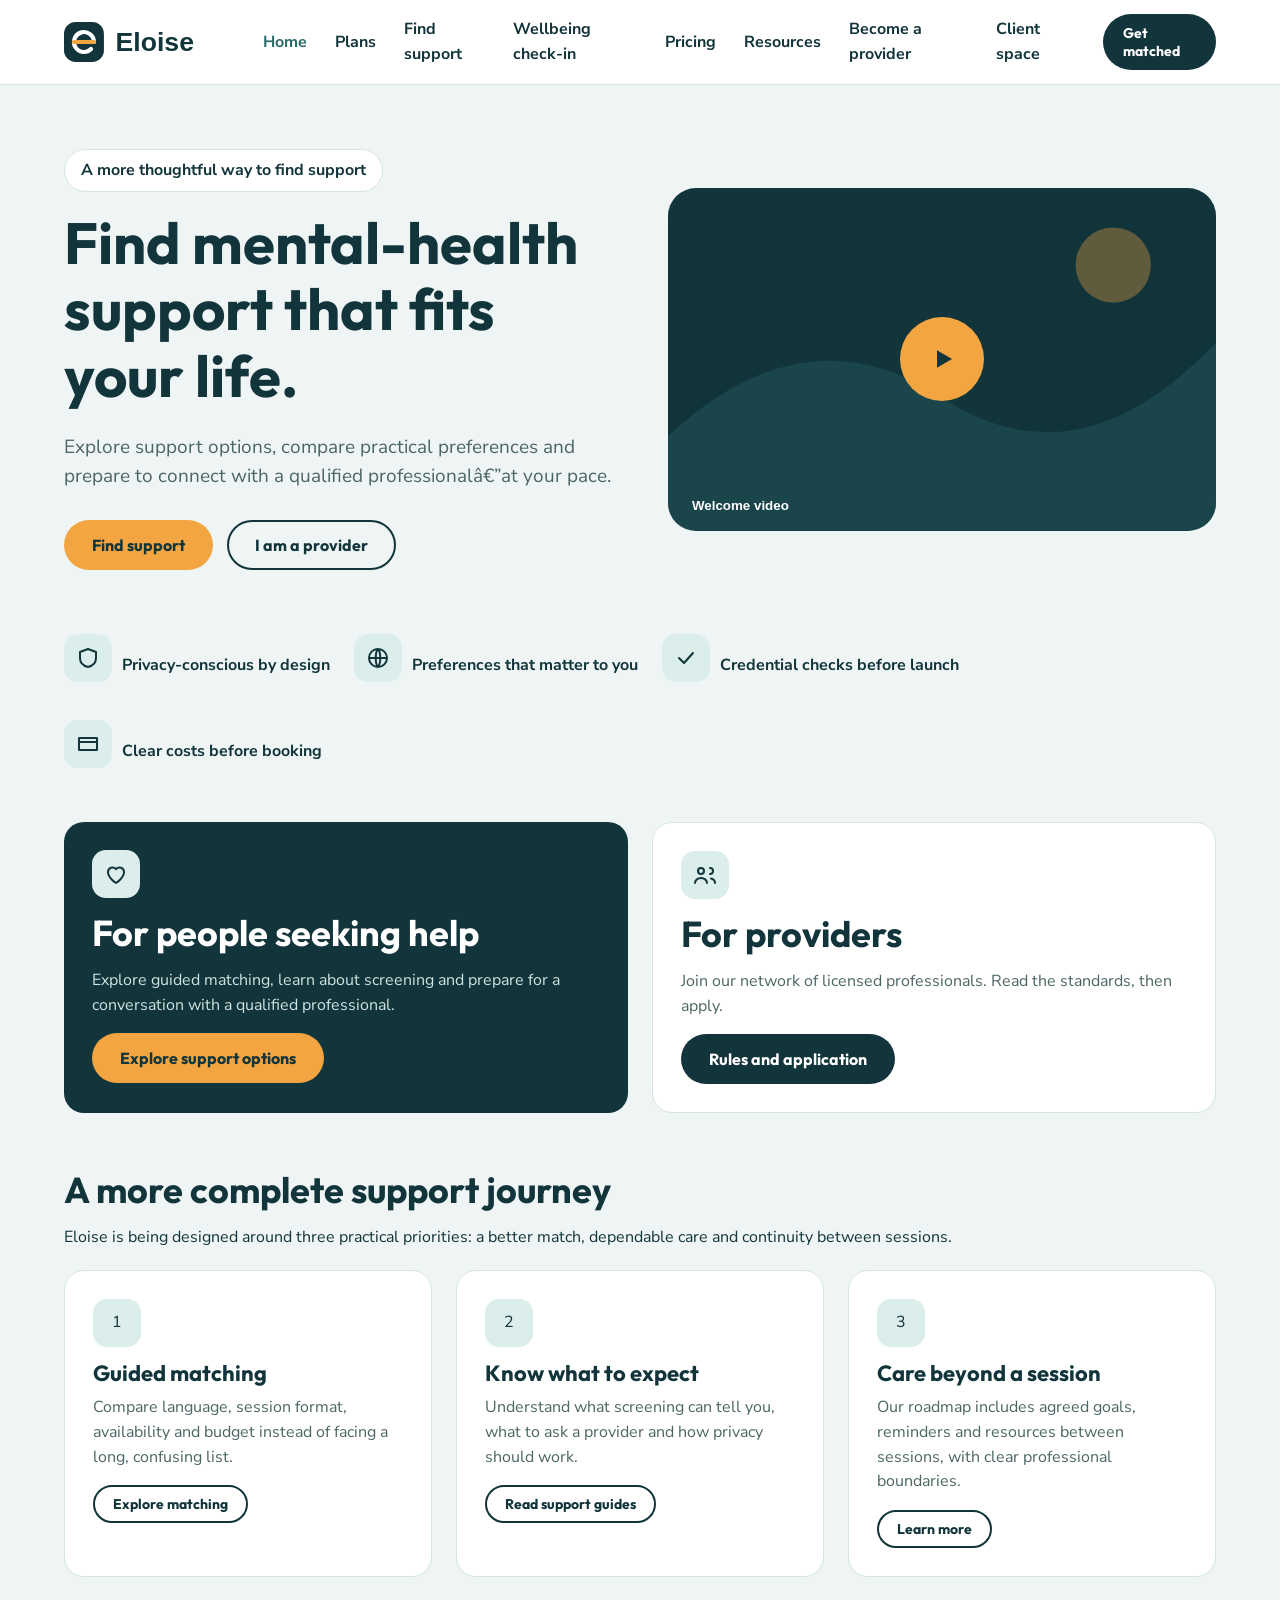
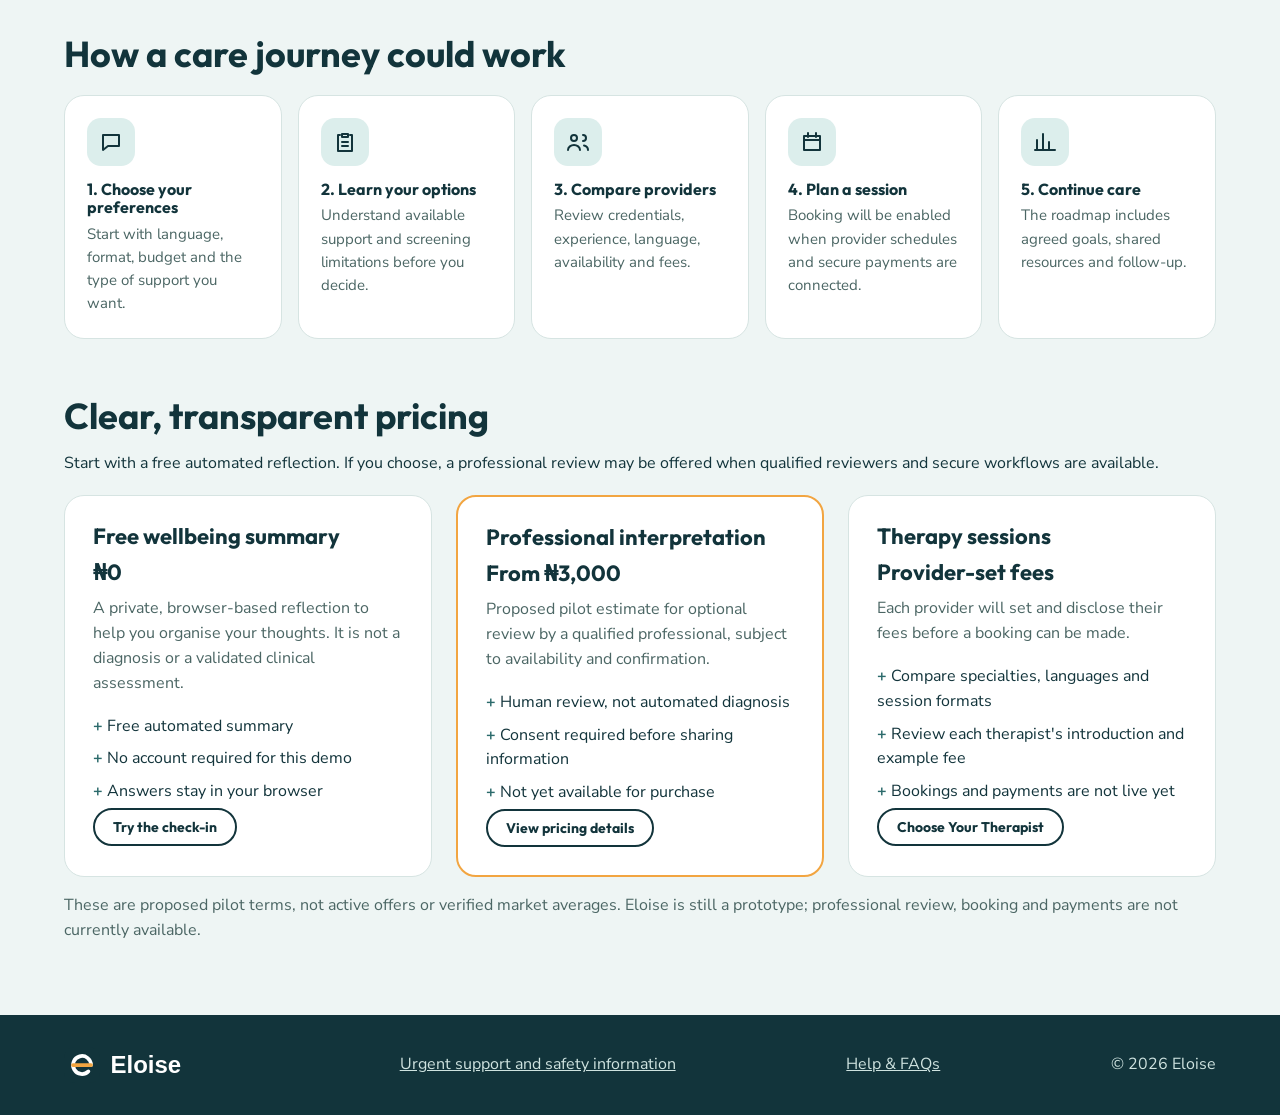
<file: index.html>
﻿<!DOCTYPE html><html lang="en"><head><meta charset="utf-8"><meta name="viewport" content="width=device-width,initial-scale=1"><title>Eloise | Find mental-health support</title><meta name="description" content="Explore mental-health support options, compare provider preferences and learn what to ask before choosing care with Eloise."><link rel="icon" href="/favicon.svg?v=4" type="image/svg+xml"><link rel="shortcut icon" href="/favicon.svg?v=4" type="image/svg+xml"><link rel="preconnect" href="https://fonts.googleapis.com"><link rel="preconnect" href="https://fonts.gstatic.com" crossorigin><link href="https://fonts.googleapis.com/css2?family=Outfit:wght@500;700&family=Nunito+Sans:wght@400;700&display=swap" rel="stylesheet"><link rel="stylesheet" href="assets/css/styles.css?v=20261016-0215"></head><body><a class="skip" href="#main">Skip to content</a><header class="site-header"><div class="container"><a class="brand" href="index.html"><img src="assets/img/logo.svg" alt="Eloise home"></a><button class="menu-btn" aria-expanded="false" aria-controls="nav">Menu</button><nav class="nav" id="nav" aria-label="Main"><a href="index.html" aria-current="page">Home</a><a href="index.html#plans">Plans</a><a href="matching.html">Find support</a><a href="assessment.html">Wellbeing check-in</a><a href="pricing.html">Pricing</a><a href="resources.html">Resources</a><a href="provider.html">Become a provider</a><a href="client.html">Client space</a><a class="btn btn-primary btn-sm" href="matching.html">Get matched</a></nav></div></header><main id="main"><div class="container"><section class="hero"><div><span class="badge">A more thoughtful way to find support</span><h1>Find mental-health support that fits your life.</h1><p class="lead">Explore support options, compare practical preferences and prepare to connect with a qualified professionalâ€”at your pace.</p><div class="actions"><a class="btn btn-amber" href="matching.html">Find support</a><a class="btn btn-outline" href="provider.html">I am a provider</a></div></div><button class="video-card" id="open-video" aria-label="Play welcome video"><svg class="bg" viewBox="0 0 640 400" preserveAspectRatio="none" aria-hidden="true"><path d="M0 290Q160 140 320 245T640 180V400H0z" fill="#2B6A6B"/><circle cx="520" cy="90" r="44" fill="#F2A541"/></svg><span class="play"><svg width="30" height="30" viewBox="0 0 24 24" aria-hidden="true"><path d="M8 5l12 7-12 7z" fill="#12343B"/></svg></span><span class="cap">Welcome video</span></button></section><div class="trust"><span><span class="ic"><svg viewBox="0 0 24 24" aria-hidden="true"><path d="M12 3l8 3v6c0 5-4 8-8 9-4-1-8-4-8-9V6z"/></svg></span>Privacy-conscious by design</span><span><span class="ic"><svg viewBox="0 0 24 24" aria-hidden="true"><path d="M12 3a9 9 0 1 0 0 18 9 9 0 0 0 0-18zM3 12h18M12 3c3 3 3 15 0 18M12 3c-3 3-3 15 0 18"/></svg></span>Preferences that matter to you</span><span><span class="ic"><svg viewBox="0 0 24 24" aria-hidden="true"><path d="M5 12l5 5 9-10"/></svg></span>Credential checks before launch</span><span><span class="ic"><svg viewBox="0 0 24 24" aria-hidden="true"><path d="M3 6h18v12H3zM3 10h18"/></svg></span>Clear costs before booking</span></div><section class="grid g2" style="padding-bottom:56px"><div class="card dark"><span class="ic"><svg viewBox="0 0 24 24" aria-hidden="true"><path d="M12 21s-8-5-8-11a4.5 4.5 0 0 1 8-2.8A4.5 4.5 0 0 1 20 10c0 6-8 11-8 11z"/></svg></span><h2>For people seeking help</h2><p>Explore guided matching, learn about screening and prepare for a conversation with a qualified professional.</p><a class="btn btn-amber" href="matching.html">Explore support options</a></div><div class="card"><span class="ic"><svg viewBox="0 0 24 24" aria-hidden="true"><path d="M8 11a3 3 0 1 0 0-6 3 3 0 0 0 0 6zM2 20c0-3 3-5 6-5s6 2 6 5M17 11a3 3 0 1 0 0-6M22 20c0-2.5-2-4-4-4.5"/></svg></span><h2>For providers</h2><p class="mut">Join our network of licensed professionals. Read the standards, then apply.</p><a class="btn btn-primary" href="provider.html">Rules and application</a></div></section><section class="section" style="padding-top:0"><h2>A more complete support journey</h2><p class="lead">Eloise is being designed around three practical priorities: a better match, dependable care and continuity between sessions.</p><div class="grid g3" style="margin:20px 0 56px"><article class="card"><span class="ic">1</span><h3>Guided matching</h3><p class="mut">Compare language, session format, availability and budget instead of facing a long, confusing list.</p><a class="btn btn-outline btn-sm" href="matching.html">Explore matching</a></article><article class="card"><span class="ic">2</span><h3>Know what to expect</h3><p class="mut">Understand what screening can tell you, what to ask a provider and how privacy should work.</p><a class="btn btn-outline btn-sm" href="resources.html">Read support guides</a></article><article class="card"><span class="ic">3</span><h3>Care beyond a session</h3><p class="mut">Our roadmap includes agreed goals, reminders and resources between sessions, with clear professional boundaries.</p><a class="btn btn-outline btn-sm" href="help.html">Learn more</a></article></div><h2>How a care journey could work</h2><div class="grid g5" style="margin-top:20px"><div class="card" style="padding:22px"><span class="ic"><svg viewBox="0 0 24 24" aria-hidden="true"><path d="M4 5h16v11H9l-5 4z"/></svg></span><h4>1. Choose your preferences</h4><p class="mut" style="margin:0;font-size:15px">Start with language, format, budget and the type of support you want.</p></div><div class="card" style="padding:22px"><span class="ic"><svg viewBox="0 0 24 24" aria-hidden="true"><path d="M9 4h6v3H9zM7 5H5v16h14V5h-2M9 12h6M9 16h6"/></svg></span><h4>2. Learn your options</h4><p class="mut" style="margin:0;font-size:15px">Understand available support and screening limitations before you decide.</p></div><div class="card" style="padding:22px"><span class="ic"><svg viewBox="0 0 24 24" aria-hidden="true"><path d="M8 11a3 3 0 1 0 0-6 3 3 0 0 0 0 6zM2 20c0-3 3-5 6-5s6 2 6 5M17 11a3 3 0 1 0 0-6M22 20c0-2.5-2-4-4-4.5"/></svg></span><h4>3. Compare providers</h4><p class="mut" style="margin:0;font-size:15px">Review credentials, experience, language, availability and fees.</p></div><div class="card" style="padding:22px"><span class="ic"><svg viewBox="0 0 24 24" aria-hidden="true"><path d="M4 6h16v14H4zM4 10h16M8 3v4M16 3v4"/></svg></span><h4>4. Plan a session</h4><p class="mut" style="margin:0;font-size:15px">Booking will be enabled when provider schedules and secure payments are connected.</p></div><div class="card" style="padding:22px"><span class="ic"><svg viewBox="0 0 24 24" aria-hidden="true"><path d="M4 20V10M10 20V4M16 20v-8M22 20H2"/></svg></span><h4>5. Continue care</h4><p class="mut" style="margin:0;font-size:15px">The roadmap includes agreed goals, shared resources and follow-up.</p></div></div></section><section class="section" id="plans" style="padding-top:0"><h2>Clear, transparent pricing</h2><p class="lead">Start with a free automated reflection. If you choose, a professional review may be offered when qualified reviewers and secure workflows are available.</p><div class="grid g3" style="margin-top:20px"><div class="card"><h3>Free wellbeing summary</h3><div class="price">₦0</div><p class="mut" style="margin:0">A private, browser-based reflection to help you organise your thoughts. It is not a diagnosis or a validated clinical assessment.</p><ul class="plain"><li>Free automated summary</li><li>No account required for this demo</li><li>Answers stay in your browser</li></ul><a class="btn btn-outline btn-sm" href="assessment.html">Try the check-in</a></div><div class="card featured"><h3>Professional interpretation</h3><div class="price">From ₦3,000</div><p class="mut" style="margin:0">Proposed pilot estimate for optional review by a qualified professional, subject to availability and confirmation.</p><ul class="plain"><li>Human review, not automated diagnosis</li><li>Consent required before sharing information</li><li>Not yet available for purchase</li></ul><a class="btn btn-outline btn-sm" href="pricing.html">View pricing details</a></div><div class="card"><h3>Therapy sessions</h3><div class="price">Provider-set fees</div><p class="mut" style="margin:0">Each provider will set and disclose their fees before a booking can be made.</p><ul class="plain"><li>Compare specialties, languages and session formats</li><li>Review each therapist's introduction and example fee</li><li>Bookings and payments are not live yet</li></ul><a class="btn btn-outline btn-sm" href="therapists.html">Choose Your Therapist</a></div></div><p class="mut" style="margin-top:16px">These are proposed pilot terms, not active offers or verified market averages. Eloise is still a prototype; professional review, booking and payments are not currently available.</p></section></div></main><dialog id="video-dialog" aria-label="Welcome video"><div class="inner"><span class="badge">How Eloise is designed to work</span><h2>Support should be easier to navigate.</h2><p>Start with your preferences, explore suitable options, check qualifications and fees, and choose the next step that feels right for you.</p><ul class="plain"><li>Compare language, format, budget and availability</li><li>Understand screening and privacy before sharing information</li><li>Plan follow-up with a qualified provider</li></ul><p class="mut" style="font-size:13px;margin-top:12px">This website is a prototype. Matching profiles, booking, payments and clinical services are not yet live.</p><button class="btn btn-primary btn-sm close">Close</button></div></dialog><footer class="site-footer"><div class="container"><img src="assets/img/logo-light.svg" alt="Eloise"><span><a href="resources.html">Urgent support and safety information</a></span><span><a href="help.html">Help & FAQs</a></span><span>&copy; <span id="year">2026</span> Eloise</span></div></footer><script src="assets/js/main.js?v=20261016-0215"></script></body></html>
</file>
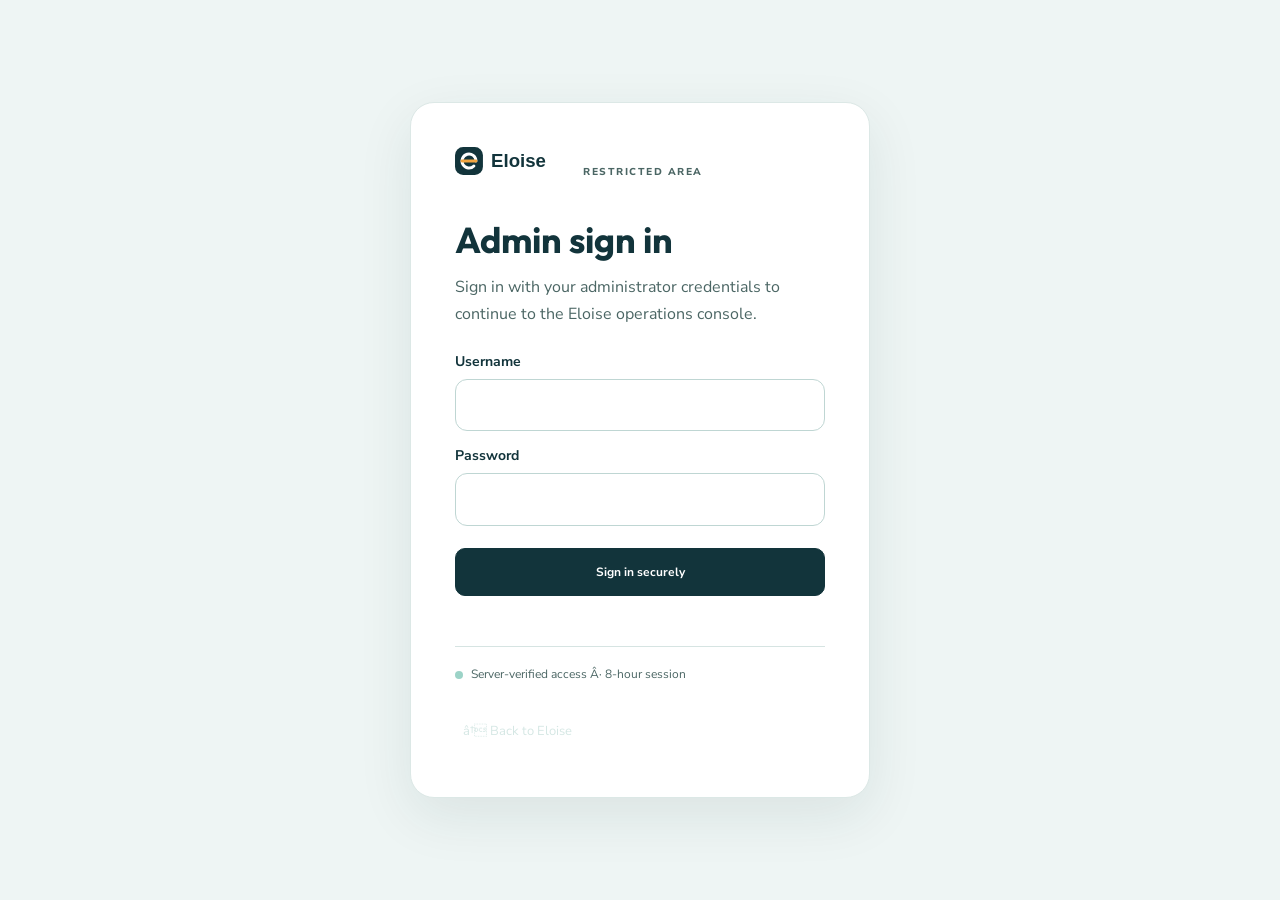
<file: admin-login.html>
﻿<!DOCTYPE html>
<html lang="en"><head><meta charset="utf-8"><meta name="viewport" content="width=device-width,initial-scale=1"><meta name="robots" content="noindex,nofollow"><title>Admin sign in | Eloise</title><link rel="icon" href="/favicon.svg?v=4" type="image/svg+xml"><link rel="shortcut icon" href="/favicon.svg?v=4" type="image/svg+xml"><link href="https://fonts.googleapis.com/css2?family=Outfit:wght@500;600;700&family=Nunito+Sans:wght@400;600;700&display=swap" rel="stylesheet"><link rel="stylesheet" href="assets/css/styles.css?v=20261016-0215"><link rel="stylesheet" href="assets/css/admin.css?v=20261016-0215"></head>
<body class="admin-body"><main class="login-wrap"><section class="login-card"><a class="login-brand" href="index.html"><img src="assets/img/logo.svg" alt="Eloise home"></a><span class="mini-label">RESTRICTED AREA</span><h1>Admin sign in</h1><p class="mut">Sign in with your administrator credentials to continue to the Eloise operations console.</p><form id="admin-login-form"><label for="admin-username">Username</label><input id="admin-username" name="username" autocomplete="username" required maxlength="128"><label for="admin-password">Password</label><input id="admin-password" name="password" type="password" autocomplete="current-password" required maxlength="1024"><button class="admin-button primary login-submit" type="submit" id="admin-login-submit">Sign in securely</button><p class="login-error" id="admin-login-error" role="alert" aria-live="polite"></p></form><p class="login-footnote"><span class="status-dot"></span> Server-verified access Â· 8-hour session</p><a class="admin-back" href="index.html">â† Back to Eloise</a></section></main><script src="assets/js/admin-login.js?v=20261016-0215"></script></body></html>
</file>
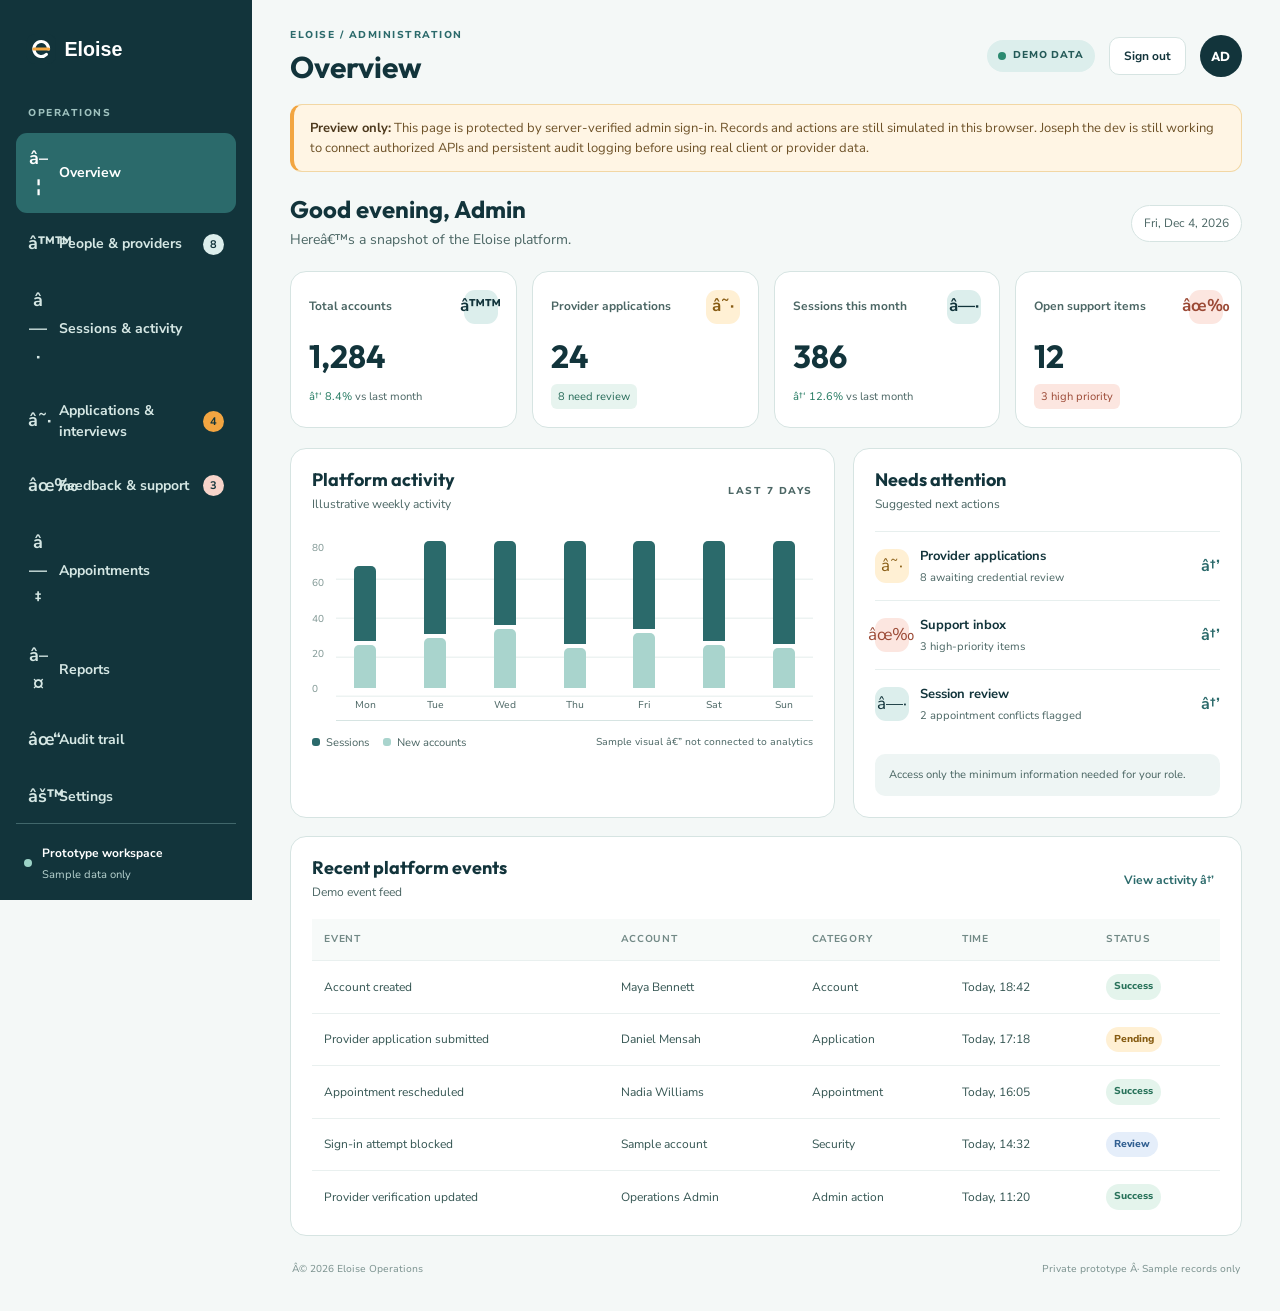
<file: admin.html>
﻿<!DOCTYPE html>
<html lang="en">
<head>
<meta charset="utf-8">
<meta name="viewport" content="width=device-width,initial-scale=1">
<meta name="robots" content="noindex,nofollow">
<title>Operations console | Eloise</title>
<link rel="icon" href="/favicon.svg?v=4" type="image/svg+xml"><link rel="shortcut icon" href="/favicon.svg?v=4" type="image/svg+xml">
<link rel="preconnect" href="https://fonts.googleapis.com">
<link rel="preconnect" href="https://fonts.gstatic.com" crossorigin>
<link href="https://fonts.googleapis.com/css2?family=Outfit:wght@500;600;700&family=Nunito+Sans:wght@400;600;700&display=swap" rel="stylesheet">
<link rel="stylesheet" href="assets/css/styles.css?v=20261016-0215">
<link rel="stylesheet" href="assets/css/admin.css?v=20261016-0215">
</head>
<body class="admin-body">
<div class="admin-shell">
  <aside class="admin-sidebar">
    <a class="admin-brand" href="index.html" aria-label="Eloise home"><img src="assets/img/logo-light.svg" alt="Eloise"></a>
    <div class="admin-label">OPERATIONS</div>
    <nav class="admin-nav" aria-label="Administration">
      <a class="active" href="#overview" data-section="overview"><span>â–¦</span> Overview</a>
      <a href="#users" data-section="users"><span>â™™</span> People & providers <b class="nav-count">8</b></a>
      <a href="#sessions" data-section="sessions"><span>â—·</span> Sessions & activity</a>
      <a href="#interviews" data-section="interviews"><span>â˜·</span> Applications & interviews <b class="nav-count amber">4</b></a>
      <a href="#feedback" data-section="feedback"><span>âœ‰</span> Feedback & support <b class="nav-count coral">3</b></a>
      <a href="#services" data-section="services"><span>â—‡</span> Appointments</a>
      <a href="#reports" data-section="reports"><span>â–¤</span> Reports</a>
      <a href="#audit" data-section="audit"><span>âœ“</span> Audit trail</a>
      <a href="#settings" data-section="settings"><span>âš™</span> Settings</a>
    </nav>
    <div class="admin-side-note"><span class="status-dot"></span><div><strong>Prototype workspace</strong><small>Sample data only</small></div></div>
    <a class="admin-back" href="index.html">â† Back to public site</a>
  </aside>
  <main class="admin-main">
    <header class="admin-topbar">
      <div><div class="eyebrow">ELOISE / ADMINISTRATION</div><h1 id="page-title">Overview</h1></div>
      <div class="admin-top-actions"><span class="demo-pill"><span></span> DEMO DATA</span><button class="admin-button secondary" id="admin-logout" type="button">Sign out</button><button class="admin-avatar" aria-label="Administrator">AD</button></div>
    </header>
    <div class="prototype-warning" role="note"><strong>Preview only:</strong> This page is protected by server-verified admin sign-in. Records and actions are still simulated in this browser. Joseph the dev is still working to connect authorized APIs and persistent audit logging before using real client or provider data.</div>

    <section class="admin-section active" id="overview" data-title="Overview">
      <div class="welcome-row"><div><h2>Good evening, Admin</h2><p class="mut">Hereâ€™s a snapshot of the Eloise platform.</p></div><span class="date-chip" id="today-date">Platform overview</span></div>
      <div class="admin-stats">
        <article class="stat-card"><div class="stat-top"><span>Total accounts</span><span class="stat-icon">â™™</span></div><strong>1,284</strong><small class="positive">â†‘ 8.4% <span>vs last month</span></small></article>
        <article class="stat-card"><div class="stat-top"><span>Provider applications</span><span class="stat-icon amber-icon">â˜·</span></div><strong id="pending-stat">24</strong><small><span class="stat-tag">8 need review</span></small></article>
        <article class="stat-card"><div class="stat-top"><span>Sessions this month</span><span class="stat-icon">â—·</span></div><strong>386</strong><small class="positive">â†‘ 12.6% <span>vs last month</span></small></article>
        <article class="stat-card"><div class="stat-top"><span>Open support items</span><span class="stat-icon coral-icon">âœ‰</span></div><strong id="open-feedback-stat">12</strong><small><span class="stat-tag coral-tag">3 high priority</span></small></article>
      </div>
      <div class="admin-content-grid">
        <article class="panel">
          <div class="panel-heading"><div><h3>Platform activity</h3><p class="mut">Illustrative weekly activity</p></div><span class="mini-label">LAST 7 DAYS</span></div>
          <div class="chart" aria-label="Illustrative activity chart">
            <div class="chart-y"><span>80</span><span>60</span><span>40</span><span>20</span><span>0</span></div>
            <div class="chart-bars">
              <div class="chart-column"><i style="height:42%"></i><i class="bar-light" style="height:24%"></i><span>Mon</span></div>
              <div class="chart-column"><i style="height:56%"></i><i class="bar-light" style="height:30%"></i><span>Tue</span></div>
              <div class="chart-column"><i style="height:48%"></i><i class="bar-light" style="height:34%"></i><span>Wed</span></div>
              <div class="chart-column"><i style="height:72%"></i><i class="bar-light" style="height:28%"></i><span>Thu</span></div>
              <div class="chart-column"><i style="height:62%"></i><i class="bar-light" style="height:39%"></i><span>Fri</span></div>
              <div class="chart-column"><i style="height:84%"></i><i class="bar-light" style="height:36%"></i><span>Sat</span></div>
              <div class="chart-column"><i style="height:66%"></i><i class="bar-light" style="height:26%"></i><span>Sun</span></div>
            </div>
          </div>
          <div class="chart-legend"><span><i></i> Sessions</span><span><i class="legend-light"></i> New accounts</span><small>Sample visual â€” not connected to analytics</small></div>
        </article>
        <article class="panel">
          <div class="panel-heading"><div><h3>Needs attention</h3><p class="mut">Suggested next actions</p></div></div>
          <a class="attention-item" href="#interviews" data-go="interviews"><span class="attention-icon amber-icon">â˜·</span><span><strong>Provider applications</strong><small>8 awaiting credential review</small></span><b>â†’</b></a>
          <a class="attention-item" href="#feedback" data-go="feedback"><span class="attention-icon coral-icon">âœ‰</span><span><strong>Support inbox</strong><small>3 high-priority items</small></span><b>â†’</b></a>
          <a class="attention-item" href="#sessions" data-go="sessions"><span class="attention-icon">â—·</span><span><strong>Session review</strong><small>2 appointment conflicts flagged</small></span><b>â†’</b></a>
          <p class="privacy-hint">Access only the minimum information needed for your role.</p>
        </article>
      </div>
      <article class="panel table-panel">
        <div class="panel-heading"><div><h3>Recent platform events</h3><p class="mut">Demo event feed</p></div><button class="text-button" data-go="sessions">View activity â†’</button></div>
        <div class="table-wrap"><table><thead><tr><th>Event</th><th>Account</th><th>Category</th><th>Time</th><th>Status</th></tr></thead><tbody id="recent-events"></tbody></table></div>
      </article>
    </section>

    <section class="admin-section" id="users" data-title="People & providers">
      <div class="section-intro"><div><h2>People & providers</h2><p class="mut">Review account status and provider verification workflow.</p></div><button class="admin-button primary" id="export-users">Export demo CSV</button></div>
      <div class="toolbar"><input id="user-search" type="search" placeholder="Search name or emailâ€¦" aria-label="Search users"><select id="user-role" aria-label="Filter by role"><option value="all">All roles</option><option>Client</option><option>Provider</option><option>Runner</option><option>Admin</option></select><select id="user-status" aria-label="Filter by status"><option value="all">All statuses</option><option>Active</option><option>Pending</option><option>Suspended</option></select></div>
      <article class="panel table-panel"><div class="table-wrap"><table><thead><tr><th>Person</th><th>Role</th><th>Joined</th><th>Verification</th><th>Status</th><th>Action</th></tr></thead><tbody id="users-table"></tbody></table></div><p class="table-foot">All names and accounts below are fictional sample records.</p></article>
    </section>

    <section class="admin-section" id="sessions" data-title="Sessions & activity">
      <div class="section-intro"><div><h2>Sessions & activity</h2><p class="mut">Review sign-in events, appointment activity and demo session states.</p></div><button class="admin-button primary" id="refresh-activity">Refresh sample feed</button></div>
      <div class="admin-stats compact-stats"><article class="stat-card"><span>Active demo sessions</span><strong>18</strong><small>Sample count only</small></article><article class="stat-card"><span>Failed sign-ins today</span><strong>5</strong><small class="caution-text">Would require review</small></article><article class="stat-card"><span>Appointment conflicts</span><strong>2</strong><small>Sample flags only</small></article></div>
      <article class="panel table-panel"><div class="panel-heading"><div><h3>Activity log</h3><p class="mut">No private therapy notes or assessment answers are displayed here.</p></div><input id="activity-search" class="compact-search" type="search" placeholder="Filter eventsâ€¦"></div><div class="table-wrap"><table><thead><tr><th>Activity</th><th>Actor</th><th>Type</th><th>Timestamp</th><th>Result</th></tr></thead><tbody id="activity-table"></tbody></table></div></article>
      <div class="privacy-hint wide-hint">Production requirement: record session creation/revocation and security events on the server. Do not rely on browser logs for security auditing.</div>
    </section>

    <section class="admin-section" id="interviews" data-title="Applications & interviews">
      <div class="section-intro"><div><h2>Applications & interviews</h2><p class="mut">Track provider applications, interview outcomes and credential checks.</p></div><button class="admin-button secondary" id="export-applications">Export demo CSV</button></div>
      <div class="toolbar"><input id="application-search" type="search" placeholder="Search applicantsâ€¦" aria-label="Search applicants"><select id="application-status" aria-label="Filter applications"><option value="all">All stages</option><option>New</option><option>Credential review</option><option>Interview scheduled</option><option>Interview complete</option><option>Approved</option><option>Declined</option></select></div>
      <article class="panel table-panel"><div class="table-wrap"><table><thead><tr><th>Applicant</th><th>Specialty</th><th>Stage</th><th>Interview</th><th>Outcome</th><th>Action</th></tr></thead><tbody id="applications-table"></tbody></table></div></article>
      <article class="panel scorecard"><div><h3>Interview scorecard template</h3><p class="mut">Use a consistent rubric; decisions must be reviewed by an authorized human.</p></div><div class="score-grid"><label>Professional credentials<select><option>Not reviewed</option><option>Meets requirements</option><option>Further review needed</option></select></label><label>Ethics & safeguarding<select><option>Not reviewed</option><option>Meets requirements</option><option>Further review needed</option></select></label><label>Clinical experience<select><option>Not reviewed</option><option>Meets requirements</option><option>Further review needed</option></select></label><label>Interview decision<select><option>Pending</option><option>Advance</option><option>Hold for review</option><option>Do not advance</option></select></label></div><p class="mut small-note">Demo-only controls; scores and decisions are not saved or sent to an applicant.</p></article>
    </section>

    <section class="admin-section" id="feedback" data-title="Feedback & support">
      <div class="section-intro"><div><h2>Feedback & support</h2><p class="mut">Triage product feedback, support requests and service complaints.</p></div><button class="admin-button primary" id="export-feedback">Export demo CSV</button></div>
      <div class="toolbar"><input id="feedback-search" type="search" placeholder="Search feedbackâ€¦" aria-label="Search feedback"><select id="feedback-filter" aria-label="Filter feedback"><option value="all">All priorities and statuses</option><option>High</option><option>Open</option><option>In progress</option><option>Resolved</option></select></div>
      <div class="feedback-layout"><div class="panel feedback-list" id="feedback-list"></div><article class="panel feedback-detail" id="feedback-detail"><span class="mini-label">SELECT AN ITEM</span><h3>Feedback details</h3><p class="mut">Choose a message to inspect its demo details and update its status.</p></article></div>
      <p class="privacy-hint">Do not request unnecessary clinical details through general feedback forms. Urgent-care needs should be directed to the appropriate local emergency service.</p>
    </section>

    <section class="admin-section" id="services" data-title="Appointments">
      <div class="section-intro"><div><h2>Appointments</h2><p class="mut">Monitor booking statuses, schedule conflicts and service quality.</p></div><button class="admin-button secondary" id="export-appointments">Export demo CSV</button></div>
      <div class="toolbar"><input id="appointment-search" type="search" placeholder="Search appointment or providerâ€¦" aria-label="Search appointments"><select id="appointment-status"><option value="all">All statuses</option><option>Booked</option><option>Needs attention</option><option>Completed</option><option>Cancelled</option></select></div>
      <article class="panel table-panel"><div class="table-wrap"><table><thead><tr><th>Reference</th><th>Provider</th><th>Format</th><th>Scheduled</th><th>Status</th><th>Action</th></tr></thead><tbody id="appointments-table"></tbody></table></div></article>
      <p class="privacy-hint">Scheduling metadata only. Restrict access to session content and clinical records separately.</p>
    </section>

    <section class="admin-section" id="reports" data-title="Reports">
      <div class="section-intro"><div><h2>Reports</h2><p class="mut">Illustrative operational summaries for planning.</p></div></div>
      <div class="report-grid"><article class="panel"><span class="mini-label">SERVICE DELIVERY</span><h3>Sessions completed</h3><strong class="report-number">312</strong><p class="mut">Sample monthly count</p><div class="report-track"><i style="width:76%"></i></div><small>76% of sample monthly target</small></article><article class="panel"><span class="mini-label">PROVIDER NETWORK</span><h3>Verified providers</h3><strong class="report-number">46</strong><p class="mut">Sample approved accounts</p><div class="report-track"><i style="width:64%"></i></div><small>64% of sample network target</small></article><article class="panel"><span class="mini-label">SUPPORT QUALITY</span><h3>Resolution rate</h3><strong class="report-number">89%</strong><p class="mut">Illustrative value only</p><div class="report-track"><i style="width:89%"></i></div><small>Not calculated from live tickets</small></article></div>
      <article class="panel"><h3>Data export policy</h3><p class="mut">Production exports should require an explicit permission, a reason for access, an expiry/retention policy and an audit event. Exclude clinical details by default.</p><ul class="plain"><li>Operational activity and account metadata</li><li>Aggregated appointment and support trends</li><li>Provider verification status and interview workflow</li><li>Never bulk-export private session notes by default</li></ul></article>
    </section>

    <section class="admin-section" id="audit" data-title="Audit trail">
      <div class="section-intro"><div><h2>Audit trail</h2><p class="mut">Example of the events the production backend should capture.</p></div><button class="admin-button secondary" id="export-audit">Export demo CSV</button></div>
      <article class="panel table-panel"><div class="table-wrap"><table><thead><tr><th>When</th><th>Administrator</th><th>Action</th><th>Target</th><th>Reason</th></tr></thead><tbody id="audit-table"></tbody></table></div></article>
      <div class="privacy-hint wide-hint">Audit events must be append-only on the server, protected from ordinary administrators, and retained according to a documented policy. This static prototype does not create a real audit trail.</div>
    </section>

    <section class="admin-section" id="settings" data-title="Settings">
      <div class="section-intro"><div><h2>Settings & access</h2><p class="mut">Design preview of platform controls and role boundaries.</p></div></div>
      <div class="settings-grid">
        <article class="panel"><h3>Administrator access</h3><p class="mut">Assign the minimum permission needed for each job.</p><div class="setting-row"><div><strong>Platform owner</strong><small>Full configuration and user access management</small></div><span class="role-pill">Owner</span></div><div class="setting-row"><div><strong>Provider reviewer</strong><small>Applications, credentials and interview scorecards</small></div><span class="role-pill">Review</span></div><div class="setting-row"><div><strong>Support specialist</strong><small>Tickets and limited account metadata</small></div><span class="role-pill">Support</span></div><div class="setting-row"><div><strong>Finance operator</strong><small>Payment status and reconciliation only</small></div><span class="role-pill">Finance</span></div></article>
        <article class="panel"><h3>Security checklist</h3><label class="check-row"><input type="checkbox"> Server-enforced role permissions</label><label class="check-row"><input type="checkbox"> Admin MFA required</label><label class="check-row"><input type="checkbox"> Login throttling and lockout policy</label><label class="check-row"><input type="checkbox"> Session expiry and revocation</label><label class="check-row"><input type="checkbox"> Encrypted transport and secure cookies</label><label class="check-row"><input type="checkbox"> Audited, reason-based sensitive access</label><p class="mut small-note">Checkboxes are a local planning checklist, not security settings.</p></article>
        <article class="panel"><h3>Privacy defaults</h3><p class="mut">Recommended access boundaries for a mental-health platform.</p><ul class="plain"><li>Hide clinical notes from general support roles</li><li>Show aggregate assessment analytics by default</li><li>Require reason and elevated permission for exceptional access</li><li>Provide retention, correction and deletion request workflows</li><li>Review legal and clinical obligations in every operating country</li></ul></article>
        <article class="panel"><h3>Platform notices</h3><label for="notice-text">Draft a notice</label><textarea id="notice-text" rows="4" placeholder="Write a notice for the production announcement systemâ€¦"></textarea><button class="admin-button primary" id="preview-notice">Preview notice</button><p class="form-msg" id="notice-preview" role="status"></p></article>
      </div>
    </section>
    <footer class="admin-footer"><span>Â© <span id="admin-year">2026</span> Eloise Operations</span><span>Private prototype Â· Sample records only</span></footer>
  </main>
</div>
<div class="toast" id="admin-toast" role="status" aria-live="polite"></div>
<script src="assets/js/admin.js?v=20261016-0215"></script>
</body>
</html>
</file>
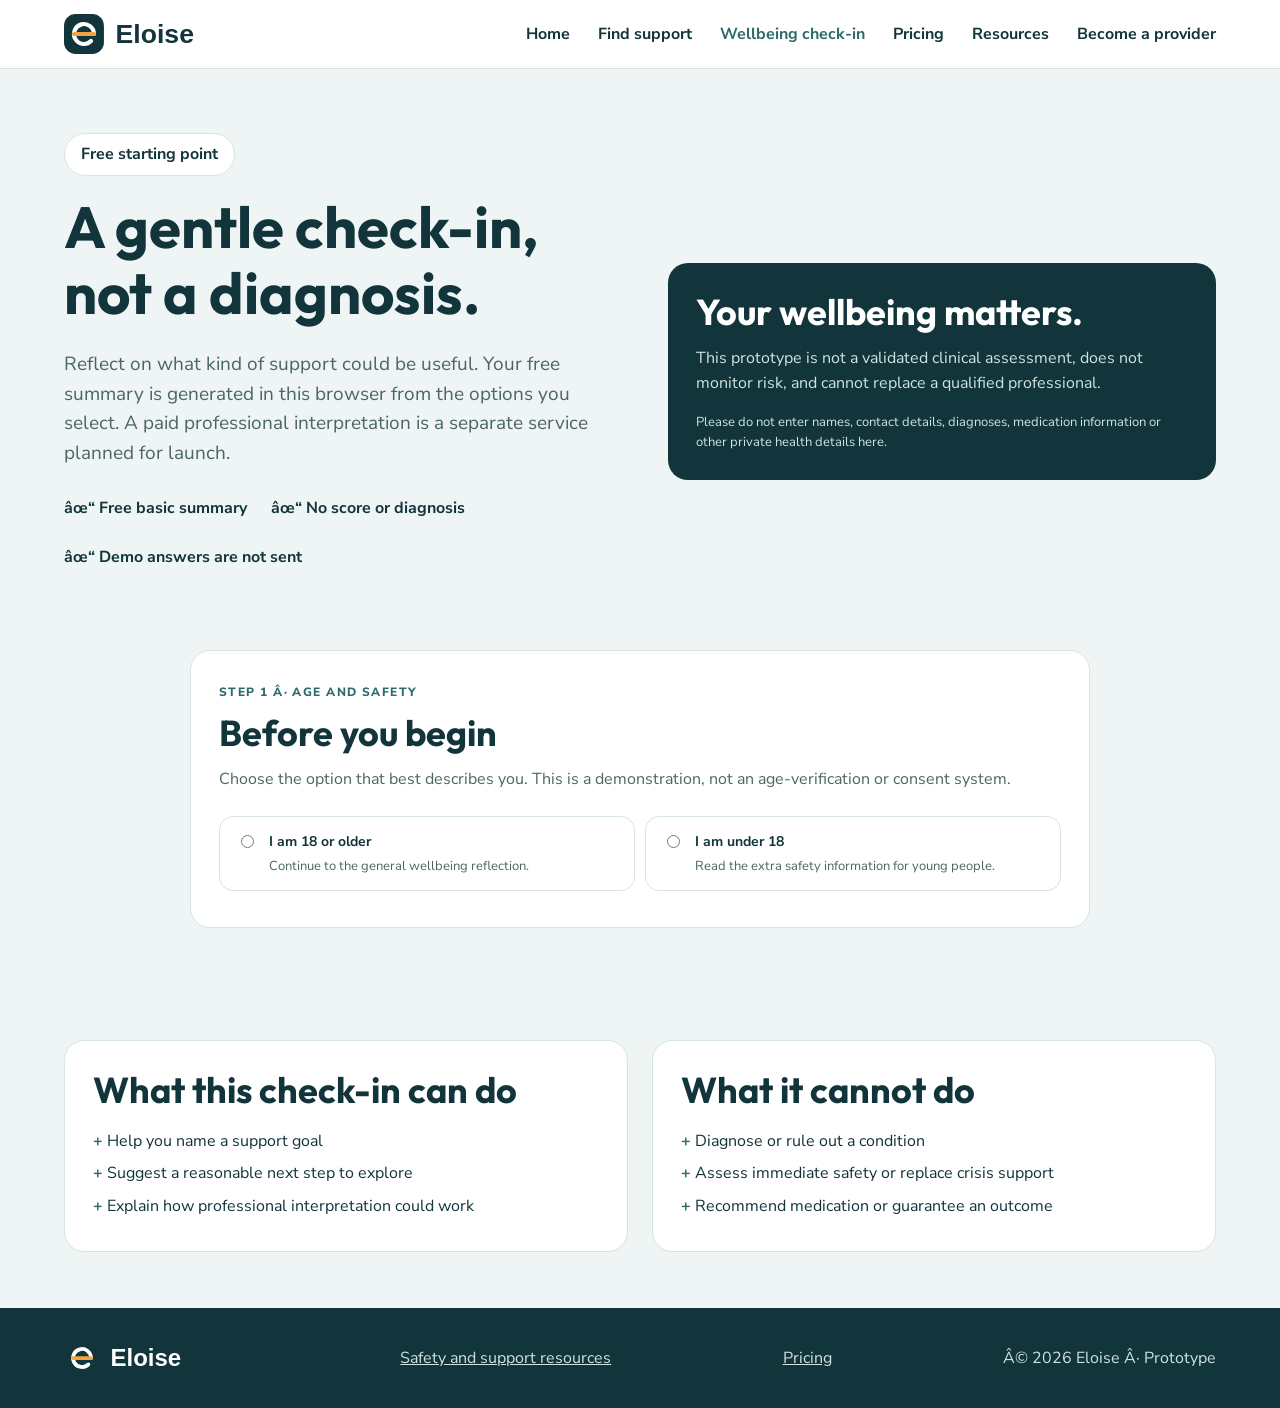
<file: assessment.html>
﻿<!DOCTYPE html>
<html lang="en">
<head>
<meta charset="utf-8"><meta name="viewport" content="width=device-width,initial-scale=1">
<title>Wellbeing check-in | Eloise</title>
<meta name="description" content="A free, non-diagnostic wellbeing check-in with an optional professional interpretation pathway.">
<link rel="icon" href="/favicon.svg?v=4" type="image/svg+xml"><link rel="shortcut icon" href="/favicon.svg?v=4" type="image/svg+xml">
<link href="https://fonts.googleapis.com/css2?family=Outfit:wght@500;600;700&family=Nunito+Sans:wght@400;600;700&display=swap" rel="stylesheet">
<link rel="stylesheet" href="assets/css/styles.css?v=20261016-0215">
</head>
<body>
<a class="skip" href="#main">Skip to content</a>
<header class="site-header"><div class="container"><a class="brand" href="index.html"><img src="assets/img/logo.svg" alt="Eloise home"></a><button class="menu-btn" aria-expanded="false" aria-controls="nav">Menu</button><nav class="nav" id="nav" aria-label="Main navigation"><a href="index.html">Home</a><a href="matching.html">Find support</a><a href="assessment.html" aria-current="page">Wellbeing check-in</a><a href="pricing.html">Pricing</a><a href="resources.html">Resources</a><a href="provider.html">Become a provider</a></nav></div></header>
<main id="main"><div class="container">
<section class="hero assess-hero"><div><span class="badge">Free starting point</span><h1>A gentle check-in, not a diagnosis.</h1><p class="lead">Reflect on what kind of support could be useful. Your free summary is generated in this browser from the options you select. A paid professional interpretation is a separate service planned for launch.</p><div class="trust"><span>âœ“ Free basic summary</span><span>âœ“ No score or diagnosis</span><span>âœ“ Demo answers are not sent</span></div></div><div class="card dark"><h2>Your wellbeing matters.</h2><p>This prototype is not a validated clinical assessment, does not monitor risk, and cannot replace a qualified professional.</p><p class="small-note">Please do not enter names, contact details, diagnoses, medication information or other private health details here.</p></div></section>
<section class="section assessment-panel">
<div class="card"><div class="section-heading"><span class="step-label">STEP 1 Â· AGE AND SAFETY</span><h2>Before you begin</h2><p class="mut">Choose the option that best describes you. This is a demonstration, not an age-verification or consent system.</p></div>
<div class="choice-grid age-options">
<label class="choice"><input type="radio" name="audience" value="adult"><span><b>I am 18 or older</b><small>Continue to the general wellbeing reflection.</small></span></label>
<label class="choice"><input type="radio" name="audience" value="minor"><span><b>I am under 18</b><small>Read the extra safety information for young people.</small></span></label>
</div>
<div id="minor-note" class="crisis" hidden><b>Extra care for young people</b><p>Eloise plans to support adults and minors, but the minor-specific assessment and professional-review service are not enabled in this prototype. Please do not enter assessment answers here. Before launch, Eloise must establish age-appropriate consent, confidentiality limits, qualified child-and-adolescent professional review, safeguarding escalation, and a safe way to involve a parent or guardian when required by law and the young person's circumstances.</p><p>If you feel unsafe or need help now, speak to a trusted adult or qualified local professional. If there is immediate danger, contact local emergency services or go to the nearest emergency department. Eloise is not an emergency service.</p></div>
<div id="adult-checkin" hidden>
<div class="notice"><b>Adult demo check-in</b><p>These questions are reflective prompts created for this prototype, not a validated instrument. Select what feels most relevant; there are no right or wrong answers.</p></div>
<form id="checkin-form">
<fieldset><legend>1. What would you most like support with right now?</legend><div class="choice-grid">
<label class="choice"><input type="radio" name="goal" value="stress"><span><b>Managing stress</b><small>Everyday pressure or feeling overwhelmed</small></span></label>
<label class="choice"><input type="radio" name="goal" value="mood"><span><b>Mood and motivation</b><small>Understanding feelings and daily routines</small></span></label>
<label class="choice"><input type="radio" name="goal" value="relationships"><span><b>Relationships</b><small>Communication, boundaries or connection</small></span></label>
<label class="choice"><input type="radio" name="goal" value="change"><span><b>A life change</b><small>Adjustment, decisions or personal growth</small></span></label>
<label class="choice"><input type="radio" name="goal" value="unsure"><span><b>I'm not sure</b><small>I would like help exploring options</small></span></label>
</div></fieldset>
<fieldset><legend>2. What kind of next step sounds most useful?</legend><div class="choice-grid">
<label class="choice"><input type="radio" name="nextstep" value="self"><span><b>Self-guided resources</b><small>Learn at my own pace</small></span></label>
<label class="choice"><input type="radio" name="nextstep" value="professional"><span><b>Talk with a professional</b><small>Discuss my situation with a qualified person</small></span></label>
<label class="choice"><input type="radio" name="nextstep" value="explore"><span><b>Explore my options</b><small>I'm still deciding what would help</small></span></label>
</div></fieldset>
<label class="check-row"><input type="checkbox" id="checkin-consent" required> I understand this is a non-clinical demonstration, not a diagnosis, and that these selections stay in this browser page.</label>
<button class="btn btn-amber" type="submit">Show my free summary</button><p id="checkin-status" class="form-msg" role="status" aria-live="polite"></p>
</form>
<section id="summary" class="summary-card" hidden aria-live="polite"><span class="step-label">YOUR FREE SUMMARY</span><h2 id="summary-title">A starting point for reflection</h2><p id="summary-copy"></p><p id="summary-next"></p><div class="actions"><a class="btn btn-primary" href="resources.html">Explore free resources</a><a class="btn btn-outline" href="matching.html">Explore support options</a></div><div class="paid-review"><span class="badge">Planned paid service Â· â‚¦3,000</span><h3>Professional interpretation</h3><p>A qualified professional would review the information you choose to share, discuss it in context and suggest suitable next steps. The service is not a diagnosis guarantee and is not currently available for purchase.</p><p class="small-note">The extended-review pilot is proposed at â‚¦5,000. Final pricing, turnaround, professional credentials, consent and refund terms will be confirmed before launch.</p><a class="btn btn-outline btn-sm" href="pricing.html">See proposed pricing</a></div></section>
</div></div>
</section>
<section class="section"><div class="grid g2"><article class="card"><h2>What this check-in can do</h2><ul class="plain"><li>Help you name a support goal</li><li>Suggest a reasonable next step to explore</li><li>Explain how professional interpretation could work</li></ul></article><article class="card"><h2>What it cannot do</h2><ul class="plain"><li>Diagnose or rule out a condition</li><li>Assess immediate safety or replace crisis support</li><li>Recommend medication or guarantee an outcome</li></ul></article></div></section>
</div></main>
<footer class="site-footer"><div class="container"><img src="assets/img/logo-light.svg" alt="Eloise"><span><a href="resources.html">Safety and support resources</a></span><span><a href="pricing.html">Pricing</a></span><span>Â© 2026 Eloise Â· Prototype</span></div></footer>
<script src="assets/js/main.js?v=20261016-0215"></script><script src="assets/js/assessment.js?v=20261016-0215"></script>
</body></html>
</file>
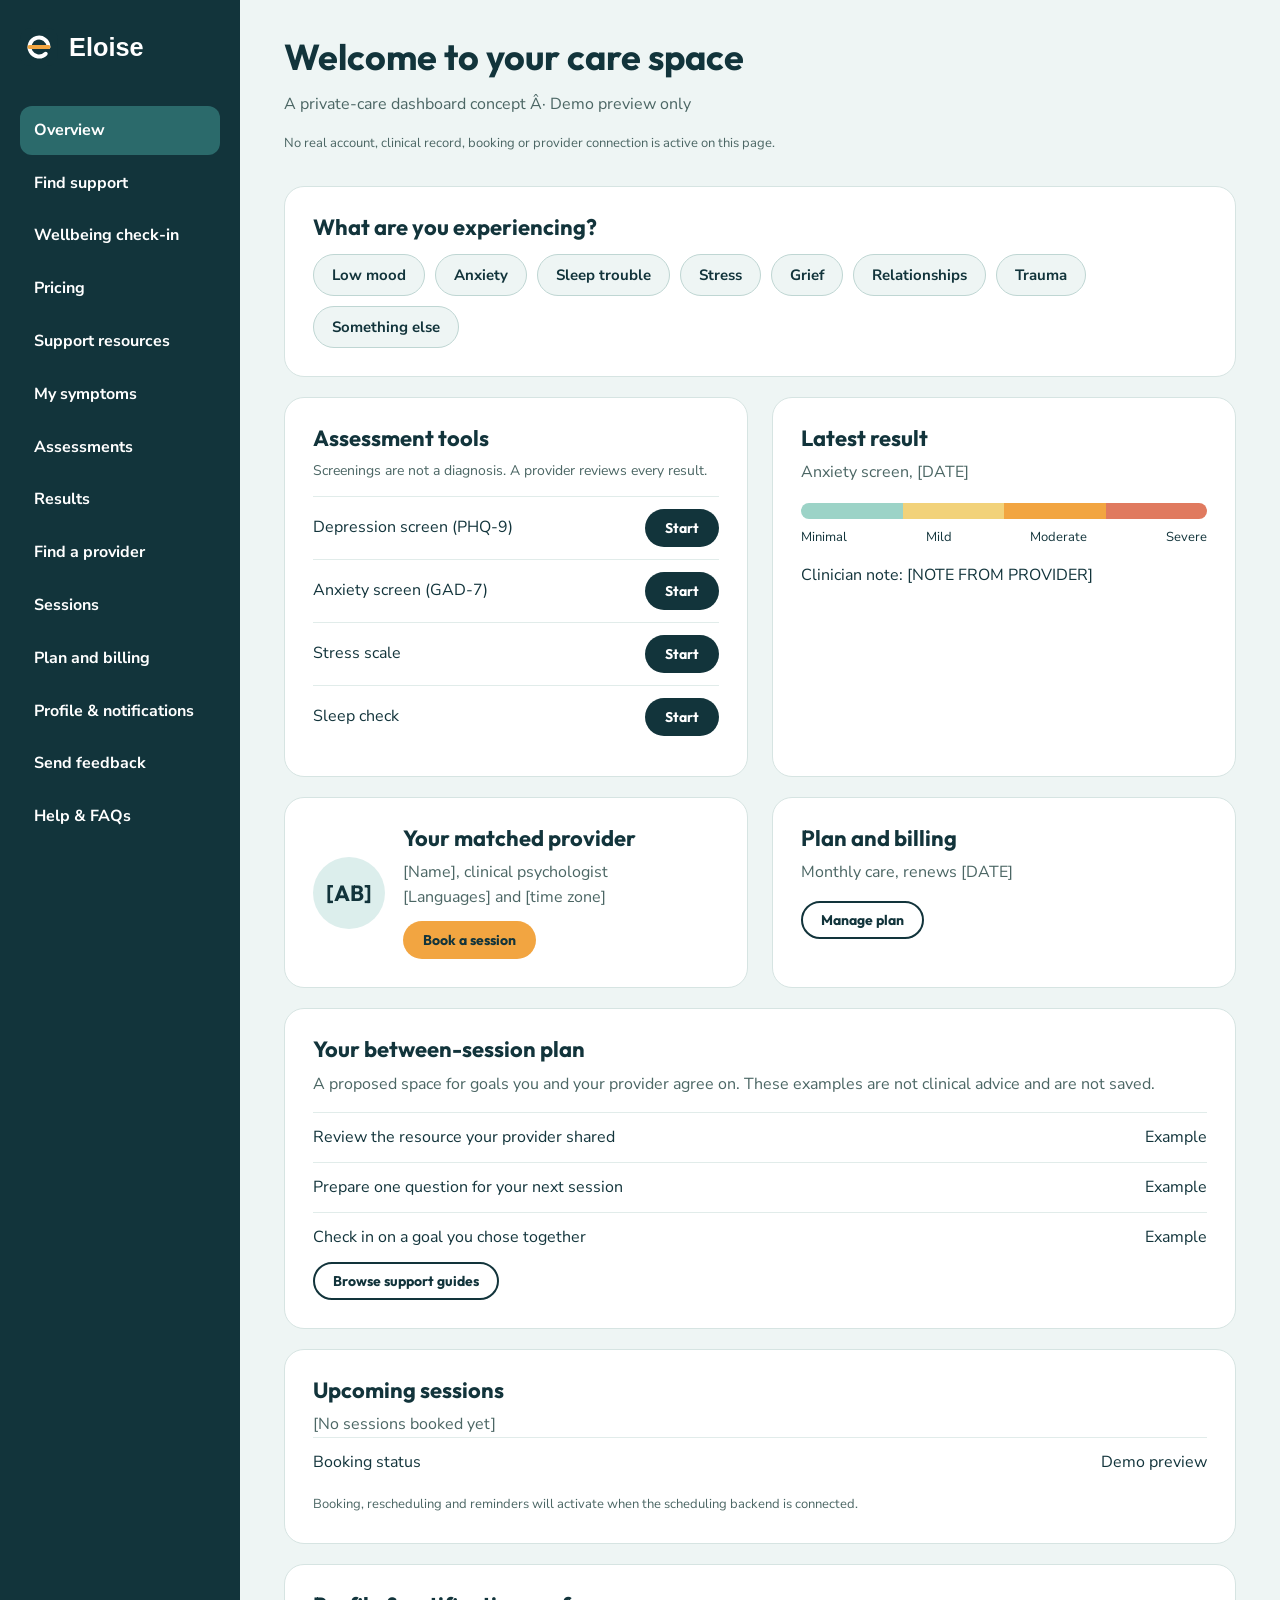
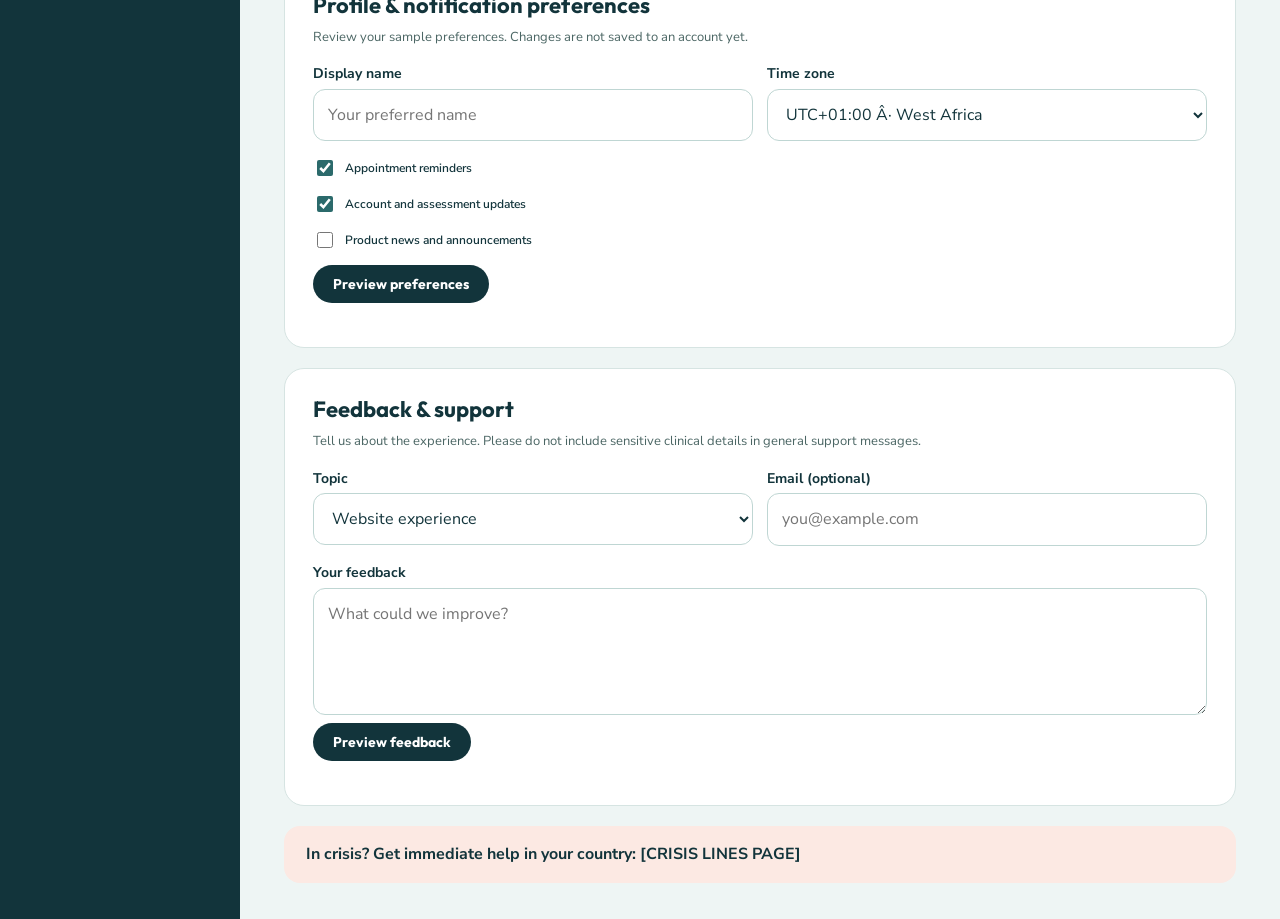
<file: client.html>
﻿<!DOCTYPE html><html lang="en"><head><meta charset="utf-8"><meta name="viewport" content="width=device-width,initial-scale=1"><title>Client space | Eloise</title><link rel="icon" href="/favicon.svg?v=4" type="image/svg+xml"><link rel="shortcut icon" href="/favicon.svg?v=4" type="image/svg+xml"><link href="https://fonts.googleapis.com/css2?family=Outfit:wght@500;700&family=Nunito+Sans:wght@400;700&display=swap" rel="stylesheet"><link rel="stylesheet" href="assets/css/styles.css?v=20261016-0215"></head><body><div class="app"><aside class="sidebar"><a href="index.html" style="padding:0"><img src="assets/img/logo-light.svg" alt="Eloise home"></a><nav aria-label="Client"><a href="#overview" class="on">Overview</a><a href="matching.html">Find support</a><a href="assessment.html">Wellbeing check-in</a><a href="pricing.html">Pricing</a><a href="resources.html">Support resources</a><a href="#symptoms">My symptoms</a><a href="#assessments">Assessments</a><a href="#results">Results</a><a href="#providers">Find a provider</a><a href="#sessions">Sessions</a><a href="#billing">Plan and billing</a><a href="#preferences">Profile & notifications</a><a href="#feedback">Send feedback</a><a href="help.html">Help & FAQs</a></nav></aside><main class="main" id="overview"><div><h1 style="font-size:36px">Welcome to your care space</h1><p class="mut">A private-care dashboard concept Â· Demo preview only</p><p class="mut" style="font-size:13px">No real account, clinical record, booking or provider connection is active on this page.</p></div><section class="card" id="symptoms"><h3>What are you experiencing?</h3><div class="chips"><button class="chip" aria-pressed="false">Low mood</button><button class="chip" aria-pressed="false">Anxiety</button><button class="chip" aria-pressed="false">Sleep trouble</button><button class="chip" aria-pressed="false">Stress</button><button class="chip" aria-pressed="false">Grief</button><button class="chip" aria-pressed="false">Relationships</button><button class="chip" aria-pressed="false">Trauma</button><button class="chip" aria-pressed="false">Something else</button></div></section><div class="grid g2"><section class="card" id="assessments"><h3>Assessment tools</h3><p class="mut" style="font-size:14px">Screenings are not a diagnosis. A provider reviews every result.</p><div class="row"><span>Depression screen (PHQ-9)</span><a class="btn btn-primary btn-sm" href="#assessments">Start</a></div><div class="row"><span>Anxiety screen (GAD-7)</span><a class="btn btn-primary btn-sm" href="#assessments">Start</a></div><div class="row"><span>Stress scale</span><a class="btn btn-primary btn-sm" href="#assessments">Start</a></div><div class="row"><span>Sleep check</span><a class="btn btn-primary btn-sm" href="#assessments">Start</a></div></section><section class="card" id="results"><h3>Latest result</h3><p class="mut">Anxiety screen, [DATE]</p><div class="gauge"><span style="background:#9CD3C7"></span><span style="background:#F2D27A"></span><span style="background:#F2A541"></span><span style="background:#E07A5F"></span></div><div class="scale"><span>Minimal</span><span>Mild</span><span>Moderate</span><span>Severe</span></div><p style="margin-top:16px">Clinician note: [NOTE FROM PROVIDER]</p></section></div><div class="grid g2"><section class="card" id="providers" style="display:flex;gap:18px;align-items:center"><span class="avatar">[AB]</span><div><h3>Your matched provider</h3><p class="mut" style="margin-bottom:12px">[Name], clinical psychologist<br>[Languages] and [time zone]</p><a class="btn btn-amber btn-sm" href="#sessions">Book a session</a></div></section><section class="card" id="billing"><h3>Plan and billing</h3><p class="mut">Monthly care, renews [DATE]</p><a class="btn btn-outline btn-sm" href="#billing">Manage plan</a></section></div><section id="care-plan" class="card"><h3>Your between-session plan</h3><p class="mut">A proposed space for goals you and your provider agree on. These examples are not clinical advice and are not saved.</p><div class="row"><span>Review the resource your provider shared</span><span class="pill pending">Example</span></div><div class="row"><span>Prepare one question for your next session</span><span class="pill pending">Example</span></div><div class="row"><span>Check in on a goal you chose together</span><span class="pill pending">Example</span></div><a class="btn btn-outline btn-sm" href="resources.html">Browse support guides</a></section><section id="sessions" class="card"><h3>Upcoming sessions</h3><p class="mut" style="margin:0">[No sessions booked yet]</p><div class="row"><span>Booking status</span><span class="pill pending">Demo preview</span></div><p class="mut" style="font-size:13px;margin:8px 0 0">Booking, rescheduling and reminders will activate when the scheduling backend is connected.</p></section><section id="preferences" class="card"><h3>Profile & notification preferences</h3><p class="mut" style="font-size:13px">Review your sample preferences. Changes are not saved to an account yet.</p><div class="fields"><div><label for="client-display-name">Display name</label><input id="client-display-name" placeholder="Your preferred name"></div><div><label for="client-timezone">Time zone</label><select id="client-timezone"><option>UTC+01:00 Â· West Africa</option><option>UTC+00:00 Â· Greenwich</option><option>UTCâˆ’05:00 Â· Eastern</option></select></div></div><label class="check-row"><input type="checkbox" checked> Appointment reminders</label><label class="check-row"><input type="checkbox" checked> Account and assessment updates</label><label class="check-row"><input type="checkbox"> Product news and announcements</label><button class="btn btn-primary btn-sm" type="button" id="save-client-preferences">Preview preferences</button><p class="form-msg" id="client-preferences-message" role="status"></p></section><section id="feedback" class="card"><h3>Feedback & support</h3><p class="mut" style="font-size:13px">Tell us about the experience. Please do not include sensitive clinical details in general support messages.</p><form data-demo><div class="fields"><div><label for="feedback-topic">Topic</label><select id="feedback-topic"><option>Website experience</option><option>Booking and scheduling</option><option>Accessibility</option><option>Account support</option><option>Privacy question</option></select></div><div><label for="feedback-email">Email (optional)</label><input id="feedback-email" type="email" placeholder="you@example.com"></div></div><label for="feedback-message">Your feedback</label><textarea id="feedback-message" rows="4" required placeholder="What could we improve?"></textarea><button class="btn btn-primary btn-sm" type="submit">Preview feedback</button><p class="form-msg" role="status"></p></form></section><div class="crisis">In crisis? Get immediate help in your country: [CRISIS LINES PAGE]</div></main></div><script src="assets/js/main.js?v=20261016-0215"></script></body></html>
</file>
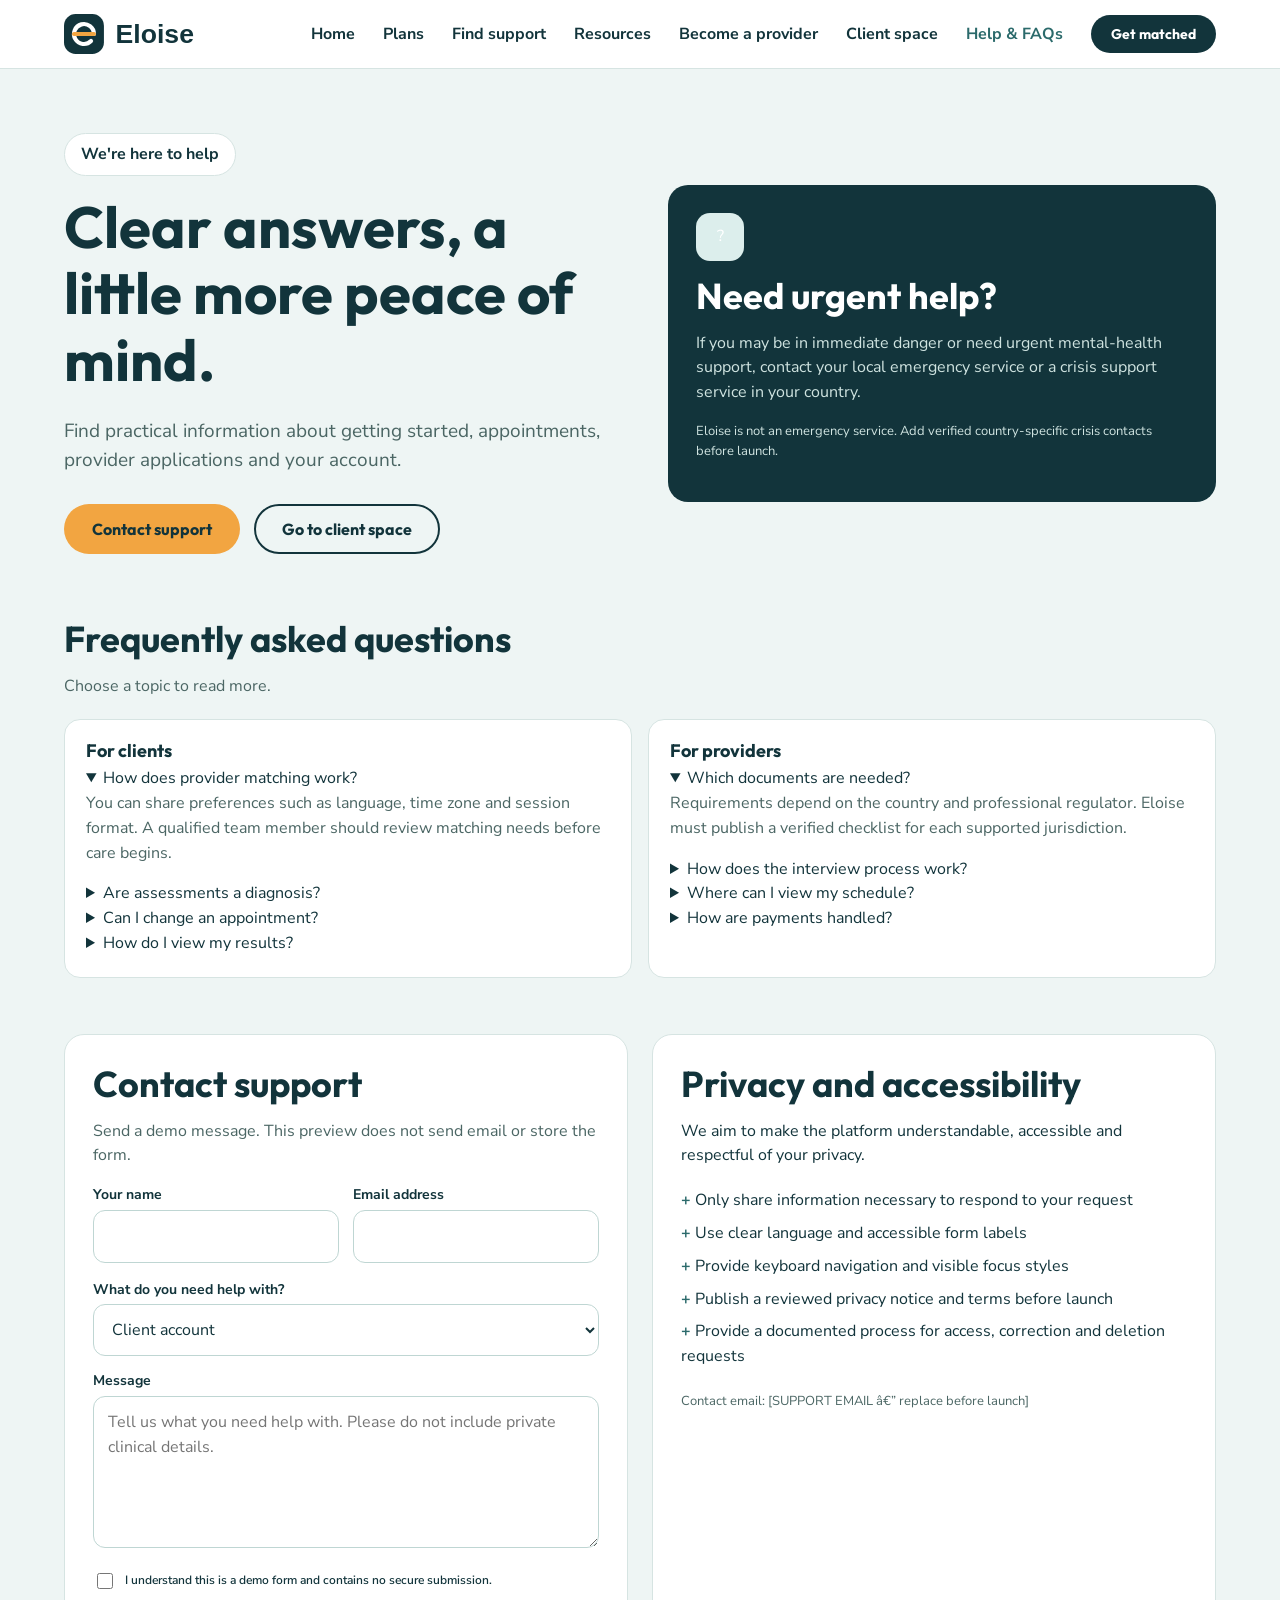
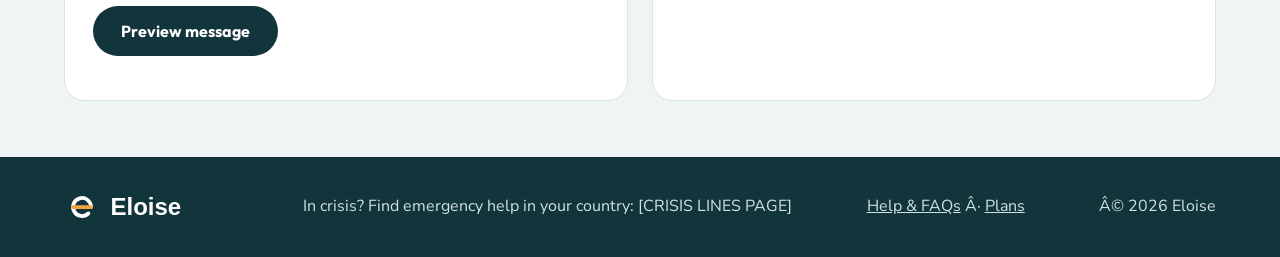
<file: help.html>
﻿<!DOCTYPE html>
<html lang="en"><head><meta charset="utf-8"><meta name="viewport" content="width=device-width,initial-scale=1"><title>Help & FAQs | Eloise</title><meta name="description" content="Find answers about Eloise appointments, provider applications, privacy and support."><link rel="icon" href="/favicon.svg?v=4" type="image/svg+xml"><link rel="shortcut icon" href="/favicon.svg?v=4" type="image/svg+xml"><link href="https://fonts.googleapis.com/css2?family=Outfit:wght@500;600;700&family=Nunito+Sans:wght@400;600;700&display=swap" rel="stylesheet"><link rel="stylesheet" href="assets/css/styles.css?v=20261016-0215"><link rel="stylesheet" href="assets/css/admin.css?v=20261016-0215"></head>
<body><a class="skip" href="#main">Skip to content</a><header class="site-header"><div class="container"><a class="brand" href="index.html"><img src="assets/img/logo.svg" alt="Eloise home"></a><button class="menu-btn" aria-expanded="false" aria-controls="nav">Menu</button><nav class="nav" id="nav" aria-label="Main"><a href="index.html">Home</a><a href="index.html#plans">Plans</a><a href="matching.html">Find support</a><a href="resources.html">Resources</a><a href="provider.html">Become a provider</a><a href="client.html">Client space</a><a href="help.html" aria-current="page">Help & FAQs</a><a class="btn btn-primary btn-sm" href="matching.html">Get matched</a></nav></div></header>
<main id="main"><div class="container">
<section class="hero"><div><span class="badge">We're here to help</span><h1>Clear answers, a little more peace of mind.</h1><p class="lead">Find practical information about getting started, appointments, provider applications and your account.</p><div class="actions"><a class="btn btn-amber" href="#contact">Contact support</a><a class="btn btn-outline" href="client.html">Go to client space</a></div></div><div class="card dark"><span class="ic">?</span><h2>Need urgent help?</h2><p>If you may be in immediate danger or need urgent mental-health support, contact your local emergency service or a crisis support service in your country.</p><p style="font-size:13px;color:#CFE3E0">Eloise is not an emergency service. Add verified country-specific crisis contacts before launch.</p></div></section>
<section class="section" style="padding-top:0"><h2>Frequently asked questions</h2><p class="mut">Choose a topic to read more.</p><div class="settings-grid" style="margin-top:20px">
<article class="panel"><h3>For clients</h3><details open><summary>How does provider matching work?</summary><p class="mut">You can share preferences such as language, time zone and session format. A qualified team member should review matching needs before care begins.</p></details><details><summary>Are assessments a diagnosis?</summary><p class="mut">No. Screening questionnaires can help structure a conversation, but they do not replace an assessment or diagnosis by a qualified professional.</p></details><details><summary>Can I change an appointment?</summary><p class="mut">The live rescheduling and cancellation rules will be shown before confirmation. The current website is a front-end prototype and does not yet change bookings.</p></details><details><summary>How do I view my results?</summary><p class="mut">The client space previews assessment history and results. Live records require a secure account and a connected backend.</p></details></article>
<article class="panel"><h3>For providers</h3><details open><summary>Which documents are needed?</summary><p class="mut">Requirements depend on the country and professional regulator. Eloise must publish a verified checklist for each supported jurisdiction.</p></details><details><summary>How does the interview process work?</summary><p class="mut">The intended workflow includes application review, credential verification, an interview and an onboarding decision.</p></details><details><summary>Where can I view my schedule?</summary><p class="mut">The provider workspace preview includes a schedule and availability interface. It is not connected to a live booking system yet.</p></details><details><summary>How are payments handled?</summary><p class="mut">Payment and payout terms must be confirmed in the published provider agreement. No payment provider is connected to this prototype.</p></details></article>
</div></section>
<section class="section" id="contact" style="padding-top:0"><div class="grid g2"><article class="card"><h2>Contact support</h2><p class="mut">Send a demo message. This preview does not send email or store the form.</p><form id="help-form"><div class="fields"><div><label for="help-name">Your name</label><input id="help-name" required autocomplete="name"></div><div><label for="help-email">Email address</label><input id="help-email" type="email" required autocomplete="email"></div></div><label for="help-topic">What do you need help with?</label><select id="help-topic"><option>Client account</option><option>Appointment or matching</option><option>Provider application</option><option>Payment question</option><option>Accessibility or technical issue</option><option>Privacy request</option></select><label for="help-message" style="margin-top:14px">Message</label><textarea id="help-message" rows="5" required placeholder="Tell us what you need help with. Please do not include private clinical details."></textarea><label class="check-row"><input id="help-consent" type="checkbox" required> I understand this is a demo form and contains no secure submission.</label><button class="btn btn-primary" type="submit">Preview message</button><p id="help-status" class="form-msg" role="status"></p></form></article><article class="card"><h2>Privacy and accessibility</h2><p>We aim to make the platform understandable, accessible and respectful of your privacy.</p><ul class="plain"><li>Only share information necessary to respond to your request</li><li>Use clear language and accessible form labels</li><li>Provide keyboard navigation and visible focus styles</li><li>Publish a reviewed privacy notice and terms before launch</li><li>Provide a documented process for access, correction and deletion requests</li></ul><p class="mut" style="font-size:13px;margin-top:18px">Contact email: [SUPPORT EMAIL â€” replace before launch]</p></article></div></section>
</div></main><footer class="site-footer"><div class="container"><img src="assets/img/logo-light.svg" alt="Eloise"><span>In crisis? Find emergency help in your country: [CRISIS LINES PAGE]</span><span><a href="help.html">Help & FAQs</a> Â· <a href="index.html#plans">Plans</a></span><span>Â© <span id="year">2026</span> Eloise</span></div></footer><script src="assets/js/main.js?v=20261016-0215"></script><script src="assets/js/help.js?v=20261016-0215"></script></body></html>
</file>
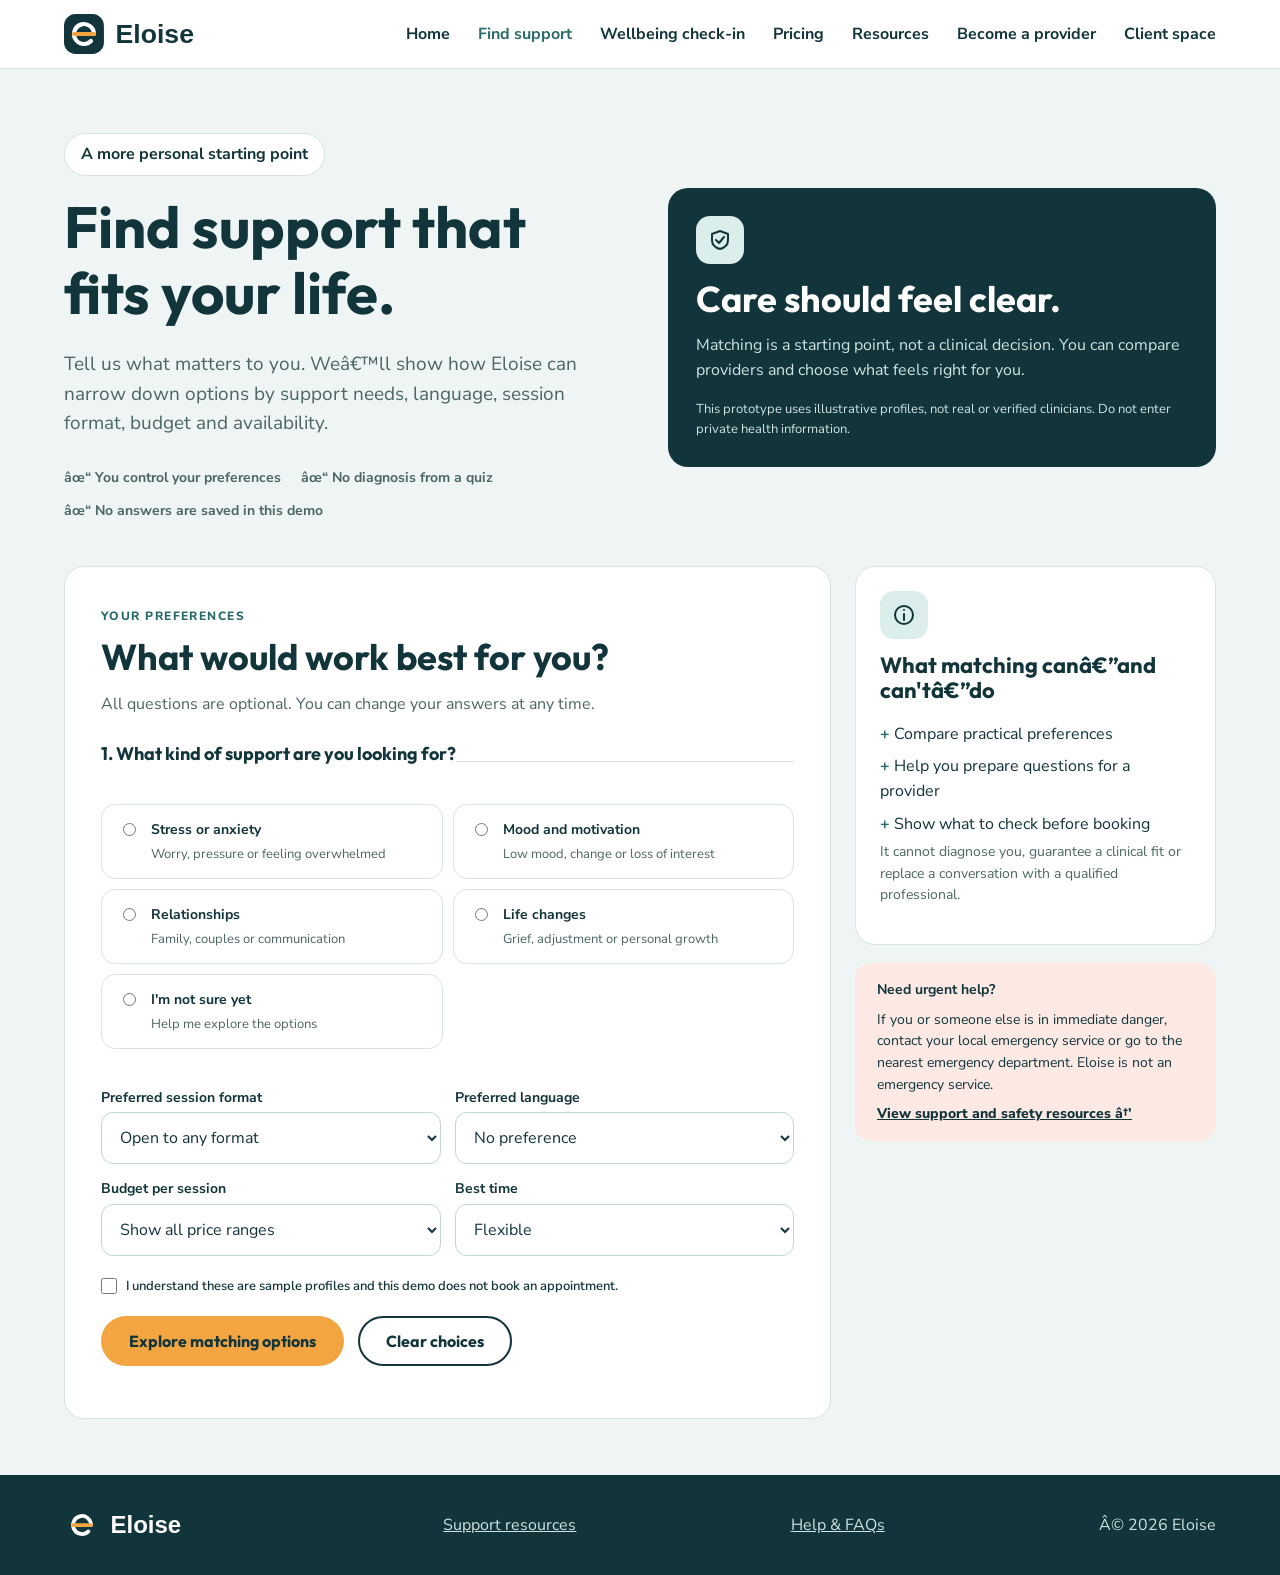
<file: matching.html>
﻿<!DOCTYPE html>
<html lang="en">
<head>
<meta charset="utf-8"><meta name="viewport" content="width=device-width,initial-scale=1">
<title>Find your support | Eloise</title>
<meta name="description" content="Explore mental-health support options based on your preferences, language, format and budget.">
<link rel="icon" href="/favicon.svg?v=4" type="image/svg+xml"><link rel="shortcut icon" href="/favicon.svg?v=4" type="image/svg+xml">
<link rel="preconnect" href="https://fonts.googleapis.com"><link rel="preconnect" href="https://fonts.gstatic.com" crossorigin>
<link href="https://fonts.googleapis.com/css2?family=Outfit:wght@500;600;700&family=Nunito+Sans:wght@400;600;700&display=swap" rel="stylesheet">
<link rel="stylesheet" href="assets/css/styles.css?v=20261016-0215">
</head>
<body>
<a class="skip" href="#main">Skip to content</a>
<header class="site-header"><div class="container">
<a class="brand" href="index.html"><img src="assets/img/logo.svg" alt="Eloise home"></a>
<button class="menu-btn" aria-expanded="false" aria-controls="nav">Menu</button>
<nav class="nav" id="nav" aria-label="Main navigation">
<a href="index.html">Home</a><a href="matching.html" aria-current="page">Find support</a><a href="assessment.html">Wellbeing check-in</a><a href="pricing.html">Pricing</a><a href="resources.html">Resources</a><a href="provider.html">Become a provider</a><a href="client.html">Client space</a>
</nav></div></header>
<main id="main"><div class="container">
<section class="hero match-hero"><div><span class="badge">A more personal starting point</span>
<h1>Find support that fits your life.</h1>
<p class="lead">Tell us what matters to you. Weâ€™ll show how Eloise can narrow down options by support needs, language, session format, budget and availability.</p>
<div class="trust match-trust"><span>âœ“ You control your preferences</span><span>âœ“ No diagnosis from a quiz</span><span>âœ“ No answers are saved in this demo</span></div>
</div><div class="card dark"><span class="ic"><svg viewBox="0 0 24 24" aria-hidden="true"><path d="M12 3l8 3v6c0 5-4 8-8 9-4-1-8-4-8-9V6zM8 12l3 3 5-6"/></svg></span><h2>Care should feel clear.</h2><p>Matching is a starting point, not a clinical decision. You can compare providers and choose what feels right for you.</p><p class="small-note">This prototype uses illustrative profiles, not real or verified clinicians. Do not enter private health information.</p></div></section>
<section class="match-layout section">
<form id="matching-form" class="card match-form">
<div class="section-heading"><span class="step-label">YOUR PREFERENCES</span><h2>What would work best for you?</h2><p class="mut">All questions are optional. You can change your answers at any time.</p></div>
<fieldset><legend>1. What kind of support are you looking for?</legend><div class="choice-grid">
<label class="choice"><input type="radio" name="focus" value="anxiety"><span><b>Stress or anxiety</b><small>Worry, pressure or feeling overwhelmed</small></span></label>
<label class="choice"><input type="radio" name="focus" value="mood"><span><b>Mood and motivation</b><small>Low mood, change or loss of interest</small></span></label>
<label class="choice"><input type="radio" name="focus" value="relationships"><span><b>Relationships</b><small>Family, couples or communication</small></span></label>
<label class="choice"><input type="radio" name="focus" value="life"><span><b>Life changes</b><small>Grief, adjustment or personal growth</small></span></label>
<label class="choice"><input type="radio" name="focus" value="unsure"><span><b>I'm not sure yet</b><small>Help me explore the options</small></span></label>
</div></fieldset>
<div class="fields">
<div><label for="format">Preferred session format</label><select id="format" name="format"><option value="any">Open to any format</option><option value="video">Video</option><option value="audio">Audio</option><option value="inperson">In person (where available)</option></select></div>
<div><label for="language">Preferred language</label><select id="language" name="language"><option value="any">No preference</option><option value="english">English</option><option value="yoruba">Yoruba</option><option value="igbo">Igbo</option><option value="hausa">Hausa</option></select></div>
<div><label for="budget">Budget per session</label><select id="budget" name="budget"><option value="any">Show all price ranges</option><option value="low">Prefer lower-cost options</option><option value="mid">Mid-range</option><option value="flexible">Flexible budget</option></select></div>
<div><label for="availability">Best time</label><select id="availability" name="availability"><option value="any">Flexible</option><option value="morning">Morning</option><option value="afternoon">Afternoon</option><option value="evening">Evening</option><option value="weekend">Weekend</option></select></div>
</div>
<label class="check-row match-consent"><input type="checkbox" id="acknowledge-demo" required> I understand these are sample profiles and this demo does not book an appointment.</label>
<div class="actions"><button class="btn btn-amber" type="submit">Explore matching options</button><button class="btn btn-outline" type="reset" id="reset-matching">Clear choices</button></div>
<p id="match-status" class="form-msg" role="status" aria-live="polite"></p>
</form>
<aside class="match-aside"><div class="card"><span class="ic"><svg viewBox="0 0 24 24" aria-hidden="true"><path d="M12 3a9 9 0 1 0 0 18 9 9 0 0 0 0-18zM12 11v6M12 7h.01"/></svg></span><h3>What matching canâ€”and can'tâ€”do</h3><ul class="plain"><li>Compare practical preferences</li><li>Help you prepare questions for a provider</li><li>Show what to check before booking</li></ul><p class="mut">It cannot diagnose you, guarantee a clinical fit or replace a conversation with a qualified professional.</p></div>
<div class="crisis"><b>Need urgent help?</b><p>If you or someone else is in immediate danger, contact your local emergency service or go to the nearest emergency department. Eloise is not an emergency service.</p><a href="resources.html">View support and safety resources â†’</a></div></aside>
</section>
<section id="match-results" class="section results-section" hidden aria-labelledby="results-title">
<div class="section-heading"><span class="step-label">YOUR SHORTLIST</span><h2 id="results-title">Options to explore</h2><p class="mut" id="results-intro">These illustrative profiles demonstrate how a shortlist could work.</p></div>
<div id="results-list" class="grid g3"></div>
<p class="small-note">These are fictional examples for interface testing. No credentials, availability, prices or services have been verified. Real profiles must be reviewed before Eloise accepts bookings.</p>
</section>
</div></main>
<footer class="site-footer"><div class="container"><img src="assets/img/logo-light.svg" alt="Eloise"><span><a href="resources.html">Support resources</a></span><span><a href="help.html">Help & FAQs</a></span><span>Â© <span id="year">2026</span> Eloise</span></div></footer>
<script src="assets/js/main.js?v=20261016-0215"></script><script src="assets/js/matching.js?v=20261016-0215"></script>
</body></html>
</file>
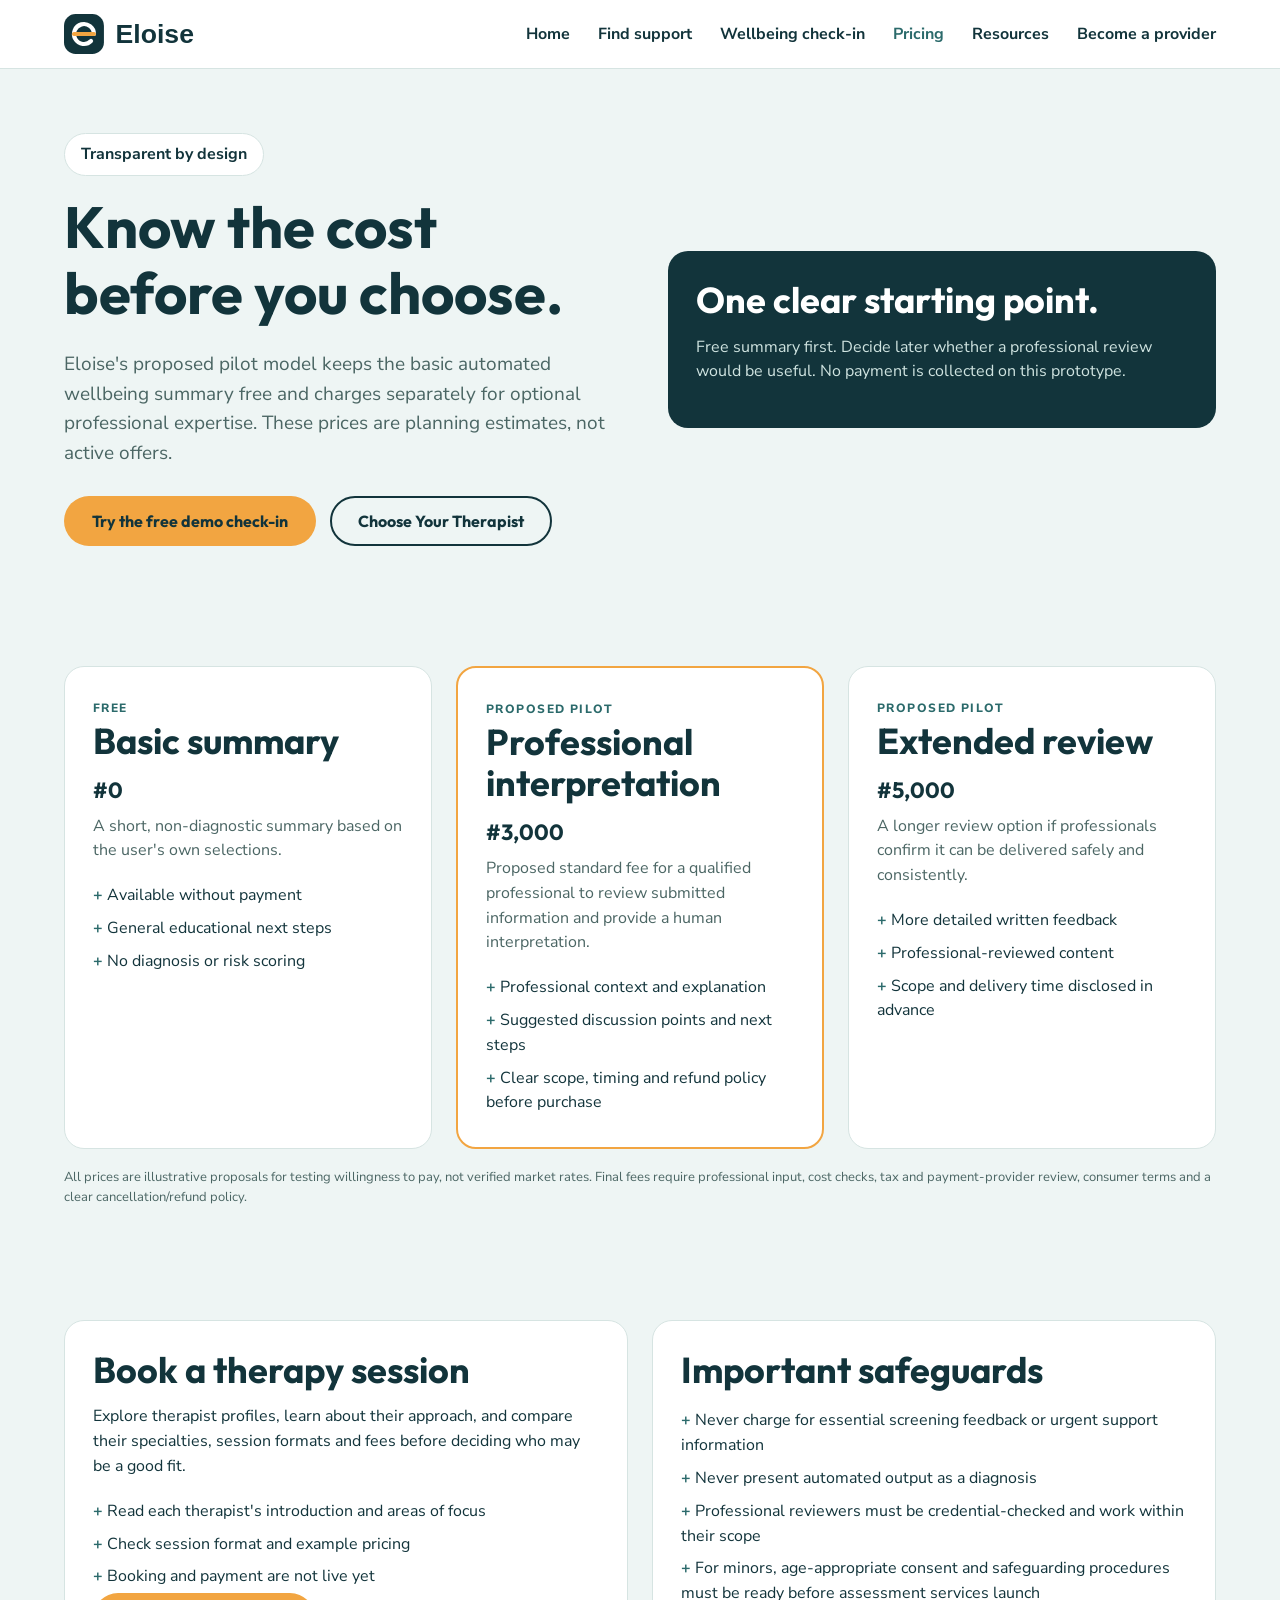
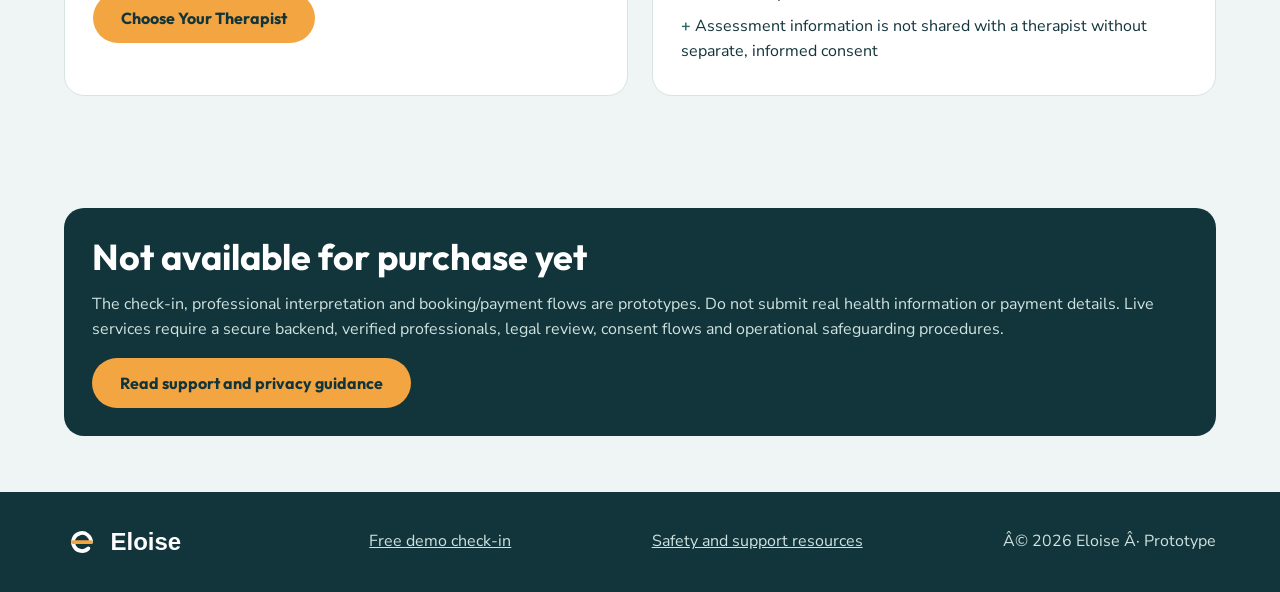
<file: pricing.html>
﻿<!DOCTYPE html>
<html lang="en"><head><meta charset="utf-8"><meta name="viewport" content="width=device-width,initial-scale=1"><title>Pricing and fees | Eloise</title><meta name="description" content="Transparent proposed pricing for Eloise wellbeing summaries, professional interpretation and therapist bookings."><link rel="icon" href="/favicon.svg?v=4" type="image/svg+xml"><link rel="shortcut icon" href="/favicon.svg?v=4" type="image/svg+xml"><link href="https://fonts.googleapis.com/css2?family=Outfit:wght@500;600;700&family=Nunito+Sans:wght@400;600;700&display=swap" rel="stylesheet"><link rel="stylesheet" href="assets/css/styles.css?v=20261016-0215"></head>
<body><a class="skip" href="#main">Skip to content</a><header class="site-header"><div class="container"><a class="brand" href="index.html"><img src="assets/img/logo.svg" alt="Eloise home"></a><button class="menu-btn" aria-expanded="false" aria-controls="nav">Menu</button><nav class="nav" id="nav" aria-label="Main navigation"><a href="index.html">Home</a><a href="matching.html">Find support</a><a href="assessment.html">Wellbeing check-in</a><a href="pricing.html" aria-current="page">Pricing</a><a href="resources.html">Resources</a><a href="provider.html">Become a provider</a></nav></div></header>
<main id="main"><div class="container"><section class="hero"><div><span class="badge">Transparent by design</span><h1>Know the cost before you choose.</h1><p class="lead">Eloise's proposed pilot model keeps the basic automated wellbeing summary free and charges separately for optional professional expertise. These prices are planning estimates, not active offers.</p><div class="actions"><a class="btn btn-amber" href="assessment.html">Try the free demo check-in</a><a class="btn btn-outline" href="therapists.html">Choose Your Therapist</a></div></div><div class="card dark"><h2>One clear starting point.</h2><p>Free summary first. Decide later whether a professional review would be useful. No payment is collected on this prototype.</p></div></section>
<section class="section"><div class="grid g3">
<article class="card"><span class="step-label">FREE</span><h2>Basic summary</h2><div class="price">#0</div><p class="mut">A short, non-diagnostic summary based on the user's own selections.</p><ul class="plain"><li>Available without payment</li><li>General educational next steps</li><li>No diagnosis or risk scoring</li></ul></article>
<article class="card featured"><span class="step-label">PROPOSED PILOT</span><h2>Professional interpretation</h2><div class="price">#3,000</div><p class="mut">Proposed standard fee for a qualified professional to review submitted information and provide a human interpretation.</p><ul class="plain"><li>Professional context and explanation</li><li>Suggested discussion points and next steps</li><li>Clear scope, timing and refund policy before purchase</li></ul></article>
<article class="card"><span class="step-label">PROPOSED PILOT</span><h2>Extended review</h2><div class="price">#5,000</div><p class="mut">A longer review option if professionals confirm it can be delivered safely and consistently.</p><ul class="plain"><li>More detailed written feedback</li><li>Professional-reviewed content</li><li>Scope and delivery time disclosed in advance</li></ul></article>
</div><p class="small-note pricing-note">All prices are illustrative proposals for testing willingness to pay, not verified market rates. Final fees require professional input, cost checks, tax and payment-provider review, consumer terms and a clear cancellation/refund policy.</p></section>
<section class="section"><div class="grid g2"><article class="card"><h2>Book a therapy session</h2><p>Explore therapist profiles, learn about their approach, and compare their specialties, session formats and fees before deciding who may be a good fit.</p><ul class="plain"><li>Read each therapist's introduction and areas of focus</li><li>Check session format and example pricing</li><li>Booking and payment are not live yet</li></ul><a class="btn btn-amber" href="therapists.html">Choose Your Therapist</a></article><article class="card"><h2>Important safeguards</h2><ul class="plain"><li>Never charge for essential screening feedback or urgent support information</li><li>Never present automated output as a diagnosis</li><li>Professional reviewers must be credential-checked and work within their scope</li><li>For minors, age-appropriate consent and safeguarding procedures must be ready before assessment services launch</li><li>Assessment information is not shared with a therapist without separate, informed consent</li></ul></article></div></section>
<section class="section"><div class="card dark"><h2>Not available for purchase yet</h2><p>The check-in, professional interpretation and booking/payment flows are prototypes. Do not submit real health information or payment details. Live services require a secure backend, verified professionals, legal review, consent flows and operational safeguarding procedures.</p><a class="btn btn-amber" href="resources.html">Read support and privacy guidance</a></div></section>
</div></main><footer class="site-footer"><div class="container"><img src="assets/img/logo-light.svg" alt="Eloise"><span><a href="assessment.html">Free demo check-in</a></span><span><a href="resources.html">Safety and support resources</a></span><span>Â© 2026 Eloise Â· Prototype</span></div></footer><script src="assets/js/main.js?v=20261016-0215"></script></body></html>
</file>
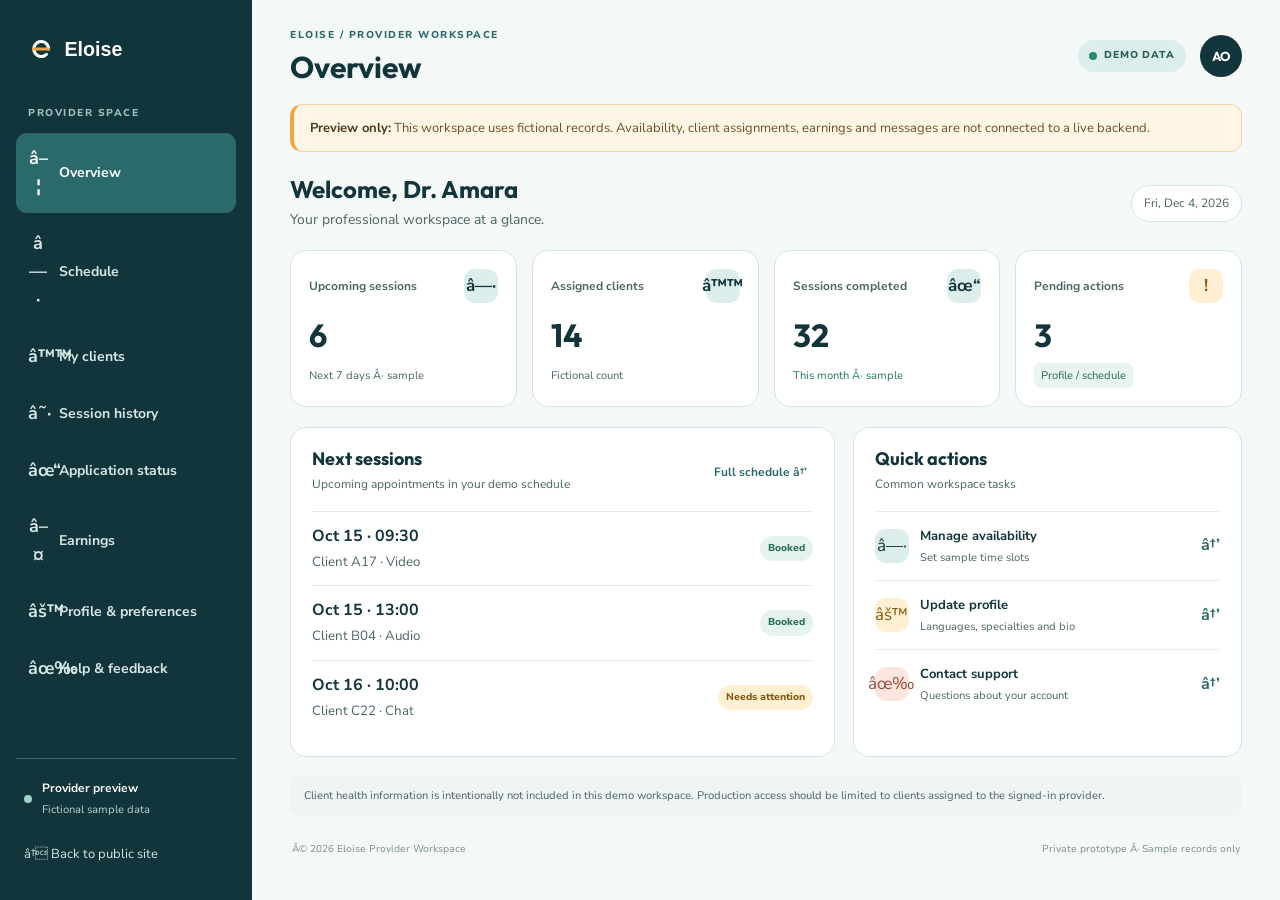
<file: provider-dashboard.html>
﻿<!DOCTYPE html>
<html lang="en">
<head>
<meta charset="utf-8"><meta name="viewport" content="width=device-width,initial-scale=1">
<meta name="robots" content="noindex,nofollow">
<title>Provider workspace | Eloise</title>
<link rel="icon" href="/favicon.svg?v=4" type="image/svg+xml"><link rel="shortcut icon" href="/favicon.svg?v=4" type="image/svg+xml">
<link href="https://fonts.googleapis.com/css2?family=Outfit:wght@500;600;700&family=Nunito+Sans:wght@400;600;700&display=swap" rel="stylesheet">
<link rel="stylesheet" href="assets/css/styles.css?v=20261016-0215"><link rel="stylesheet" href="assets/css/admin.css?v=20261016-0215">
</head>
<body class="admin-body">
<div class="admin-shell">
<aside class="admin-sidebar provider-sidebar">
<a class="admin-brand" href="index.html"><img src="assets/img/logo-light.svg" alt="Eloise"></a>
<div class="admin-label">PROVIDER SPACE</div>
<nav class="admin-nav" aria-label="Provider workspace">
<a class="active" href="#overview" data-provider-section="overview"><span>â–¦</span> Overview</a>
<a href="#schedule" data-provider-section="schedule"><span>â—·</span> Schedule</a>
<a href="#clients" data-provider-section="clients"><span>â™™</span> My clients</a>
<a href="#history" data-provider-section="history"><span>â˜·</span> Session history</a>
<a href="#application" data-provider-section="application"><span>âœ“</span> Application status</a>
<a href="#earnings" data-provider-section="earnings"><span>â–¤</span> Earnings</a>
<a href="#profile" data-provider-section="profile"><span>âš™</span> Profile & preferences</a>
<a href="#support" data-provider-section="support"><span>âœ‰</span> Help & feedback</a>
</nav>
<div class="admin-side-note"><span class="status-dot"></span><div><strong>Provider preview</strong><small>Fictional sample data</small></div></div>
<a class="admin-back" href="index.html">â† Back to public site</a>
</aside>
<main class="admin-main">
<header class="admin-topbar"><div><div class="eyebrow">ELOISE / PROVIDER WORKSPACE</div><h1 id="provider-page-title">Overview</h1></div><div class="admin-top-actions"><span class="demo-pill"><span></span> DEMO DATA</span><button class="admin-avatar" aria-label="Demo provider profile">AO</button></div></header>
<div class="prototype-warning"><strong>Preview only:</strong> This workspace uses fictional records. Availability, client assignments, earnings and messages are not connected to a live backend.</div>
<section class="admin-section active" id="overview" data-title="Overview">
<div class="welcome-row"><div><h2>Welcome, Dr. Amara</h2><p class="mut">Your professional workspace at a glance.</p></div><span class="date-chip" id="provider-date">Provider workspace</span></div>
<div class="admin-stats">
<article class="stat-card"><div class="stat-top"><span>Upcoming sessions</span><span class="stat-icon">â—·</span></div><strong>6</strong><small>Next 7 days Â· sample</small></article>
<article class="stat-card"><div class="stat-top"><span>Assigned clients</span><span class="stat-icon">â™™</span></div><strong>14</strong><small>Fictional count</small></article>
<article class="stat-card"><div class="stat-top"><span>Sessions completed</span><span class="stat-icon">âœ“</span></div><strong>32</strong><small class="positive">This month Â· sample</small></article>
<article class="stat-card"><div class="stat-top"><span>Pending actions</span><span class="stat-icon amber-icon">!</span></div><strong>3</strong><small><span class="stat-tag">Profile / schedule</span></small></article>
</div>
<div class="admin-content-grid">
<article class="panel"><div class="panel-heading"><div><h3>Next sessions</h3><p class="mut">Upcoming appointments in your demo schedule</p></div><button class="text-button" data-provider-go="schedule">Full schedule â†’</button></div><div id="next-session-list"></div></article>
<article class="panel"><div class="panel-heading"><div><h3>Quick actions</h3><p class="mut">Common workspace tasks</p></div></div><a class="attention-item" href="#schedule" data-provider-go="schedule"><span class="attention-icon">â—·</span><span><strong>Manage availability</strong><small>Set sample time slots</small></span><b>â†’</b></a><a class="attention-item" href="#profile" data-provider-go="profile"><span class="attention-icon amber-icon">âš™</span><span><strong>Update profile</strong><small>Languages, specialties and bio</small></span><b>â†’</b></a><a class="attention-item" href="#support" data-provider-go="support"><span class="attention-icon coral-icon">âœ‰</span><span><strong>Contact support</strong><small>Questions about your account</small></span><b>â†’</b></a></article>
</div>
<div class="privacy-hint">Client health information is intentionally not included in this demo workspace. Production access should be limited to clients assigned to the signed-in provider.</div>
</section>
<section class="admin-section" id="schedule" data-title="Schedule">
<div class="section-intro"><div><h2>Schedule & availability</h2><p class="mut">Review appointments and toggle sample availability slots.</p></div><button class="admin-button primary" id="save-availability">Save demo availability</button></div>
<div class="toolbar"><input id="schedule-search" type="search" placeholder="Search reference or formatâ€¦" aria-label="Search schedule"><select id="schedule-filter"><option value="all">All statuses</option><option>Booked</option><option>Needs attention</option><option>Completed</option><option>Cancelled</option></select></div>
<article class="panel table-panel"><div class="table-wrap"><table><thead><tr><th>Reference</th><th>Client alias</th><th>Format</th><th>Scheduled</th><th>Status</th><th>Action</th></tr></thead><tbody id="provider-schedule-table"></tbody></table></div></article>
<article class="panel" style="margin-top:16px"><h3>Weekly availability</h3><p class="mut">These switches are local UI previews only and do not publish booking slots.</p><div class="availability-grid">
<label><input type="checkbox" checked> Monday <small>09:00â€“12:00</small></label><label><input type="checkbox" checked> Tuesday <small>13:00â€“16:00</small></label><label><input type="checkbox"> Wednesday <small>Unavailable</small></label><label><input type="checkbox" checked> Thursday <small>09:00â€“12:00</small></label><label><input type="checkbox" checked> Friday <small>10:00â€“14:00</small></label><label><input type="checkbox"> Saturday <small>Unavailable</small></label><label><input type="checkbox"> Sunday <small>Unavailable</small></label>
</div></article>
</section>
<section class="admin-section" id="clients" data-title="My clients">
<div class="section-intro"><div><h2>My clients</h2><p class="mut">A minimal roster view using aliases and non-clinical metadata.</p></div></div>
<div class="toolbar"><input id="client-search" type="search" placeholder="Search client aliasâ€¦" aria-label="Search client aliases"><select id="client-state"><option value="all">All statuses</option><option>Active</option><option>Awaiting booking</option></select></div>
<article class="panel table-panel"><div class="table-wrap"><table><thead><tr><th>Client alias</th><th>Preferred format</th><th>Time zone</th><th>Next booking</th><th>Status</th></tr></thead><tbody id="provider-clients-table"></tbody></table></div></article>
<div class="privacy-hint">Production note: show only the information needed for care coordination. Keep session notes and assessment answers in a separately permissioned clinical record system.</div>
</section>
<section class="admin-section" id="history" data-title="Session history">
<div class="section-intro"><div><h2>Session history</h2><p class="mut">Example history for reviewing appointments and follow-up tasks.</p></div><button class="admin-button secondary" id="export-provider-history">Export demo CSV</button></div>
<article class="panel table-panel"><div class="table-wrap"><table><thead><tr><th>Reference</th><th>Client alias</th><th>Date</th><th>Format</th><th>Status</th><th>Follow-up</th></tr></thead><tbody id="provider-history-table"></tbody></table></div></article>
</section>
<section class="admin-section" id="application" data-title="Application status">
<div class="section-intro"><div><h2>Application & interview status</h2><p class="mut">Track credential checks and onboarding milestones.</p></div></div>
<article class="panel"><ol class="steps provider-steps"><li><b>1</b><span><strong>Application received</strong><small>Complete Â· Oct 02, 2026</small></span></li><li><b>2</b><span><strong>Credential verification</strong><small>Complete Â· Documents reviewed</small></span></li><li><b>3</b><span><strong>Provider interview</strong><small>Complete Â· Outcome: approved (sample)</small></span></li><li><b>4</b><span><strong>Onboarding</strong><small>Complete Â· Profile active in demo</small></span></li></ol><div class="application-status-card"><span class="pill">Approved Â· demo</span><p class="mut">This status is illustrative and does not verify any real professional licence or eligibility to practise.</p></div></article>
</section>
<section class="admin-section" id="earnings" data-title="Earnings">
<div class="section-intro"><div><h2>Earnings & payouts</h2><p class="mut">Illustrative figures only â€” no payment provider is connected.</p></div><button class="admin-button secondary" id="export-provider-earnings">Export demo CSV</button></div>
<div class="admin-stats compact-stats"><article class="stat-card"><span>Gross this month</span><strong>Â£1,280</strong><small>Sample amount</small></article><article class="stat-card"><span>Pending payout</span><strong>Â£240</strong><small>Not a real balance</small></article><article class="stat-card"><span>Completed sessions</span><strong>32</strong><small>Sample count</small></article></div>
<article class="panel"><h3>Platform fee and payout example</h3><p class="mut">Provider terms preview: the proposed platform commission is 10% of eligible completed session fees. This is a planning example only; final terms must be agreed in writing before launch.</p><div class="table-wrap"><table><thead><tr><th>Completed session fee</th><th>Platform commission (10%)</th><th>Provider share (90%)</th></tr></thead><tbody><tr><td>NGN 10,000</td><td>NGN 1,000</td><td>NGN 9,000</td></tr></tbody></table></div><p class="mut small-note">Actual payouts may be affected by clearly disclosed processing costs, taxes, refunds or agreed adjustments. No real payments are connected in this demo.</p></article><article class="panel" style="margin-top:16px"><h3>Payout history</h3><div class="table-wrap"><table><thead><tr><th>Reference</th><th>Period</th><th>Amount</th><th>Status</th></tr></thead><tbody><tr><td>PAY-DEMO-014</td><td>Sep 2026</td><td>Â£980.00</td><td><span class="pill">Paid Â· sample</span></td></tr><tr><td>PAY-DEMO-015</td><td>Oct 2026</td><td>Â£240.00</td><td><span class="pill pending">Pending Â· sample</span></td></tr></tbody></table></div></article>
</section>
<section class="admin-section" id="profile" data-title="Profile & preferences">
<div class="section-intro"><div><h2>Profile & preferences</h2><p class="mut">Edit a local preview of your public provider profile.</p></div><button class="admin-button primary" id="save-provider-profile">Save demo profile</button></div>
<article class="panel"><form id="provider-profile-form"><div class="fields"><div><label for="provider-name">Display name</label><input id="provider-name" value="Dr. Amara Okafor"></div><div><label for="provider-email">Professional email</label><input id="provider-email" type="email" value="amara@example.test"></div><div><label for="provider-languages">Languages</label><input id="provider-languages" value="English, Igbo"></div><div><label for="provider-specialties">Specialties</label><input id="provider-specialties" value="Anxiety, stress, life transitions"></div><div><label for="provider-timezone">Time zone</label><select id="provider-timezone"><option>UTC+01:00 Â· West Africa</option><option>UTC+00:00 Â· Greenwich</option><option>UTCâˆ’05:00 Â· Eastern</option></select></div><div><label for="provider-format">Session formats</label><select id="provider-format"><option>Video, audio and chat</option><option>Video and audio</option><option>Audio and chat</option></select></div></div><label for="provider-bio">Public biography</label><textarea id="provider-bio" rows="4" placeholder="Write a professional introductionâ€¦">I support clients with practical, collaborative care and clear goals.</textarea><p class="form-msg" id="provider-profile-message" role="status"></p></form></article>
<article class="panel" style="margin-top:16px"><h3>Notification preferences</h3><label class="check-row"><input type="checkbox" checked> Appointment reminders</label><label class="check-row"><input type="checkbox" checked> Application and account updates</label><label class="check-row"><input type="checkbox" checked> Product announcements</label><label class="check-row"><input type="checkbox"> Weekly activity summary</label><p class="mut small-note">Preferences are not saved to an account in this prototype.</p></article>
</section>
<section class="admin-section" id="support" data-title="Help & feedback">
<div class="section-intro"><div><h2>Help & feedback</h2><p class="mut">Send a sample support request or review common questions.</p></div></div>
<div class="settings-grid"><article class="panel"><h3>Contact provider support</h3><form id="provider-support-form"><label for="support-topic">Topic</label><select id="support-topic"><option>Account and profile</option><option>Schedule and appointments</option><option>Credential verification</option><option>Payments and payouts</option><option>Report a technical issue</option></select><label for="support-message" style="margin-top:14px">Message</label><textarea id="support-message" rows="5" placeholder="Describe your question. Avoid including unnecessary client clinical details." required></textarea><button class="admin-button primary" type="submit" style="margin-top:12px">Preview support request</button><p class="form-msg" id="support-message-status" role="status"></p></form></article><article class="panel"><h3>Common questions</h3><details><summary>How do I update availability?</summary><p class="mut">Open Schedule, adjust your sample slots, then save. A production version will publish slots through the scheduling API.</p></details><details><summary>Where are interview results shown?</summary><p class="mut">Application status shows onboarding milestones. Final decisions should be provided through the authenticated application workflow.</p></details><details><summary>How are payouts calculated?</summary><p class="mut">Payouts depend on the platformâ€™s published provider terms and verified payment records. The amounts on this page are fictional.</p></details></article></div>
</section>
<footer class="admin-footer"><span>Â© <span id="provider-year">2026</span> Eloise Provider Workspace</span><span>Private prototype Â· Sample records only</span></footer>
</main></div>
<div class="toast" id="provider-toast" role="status" aria-live="polite"></div>
<script src="assets/js/provider-dashboard.js?v=20261016-0215"></script>
</body></html>
</file>
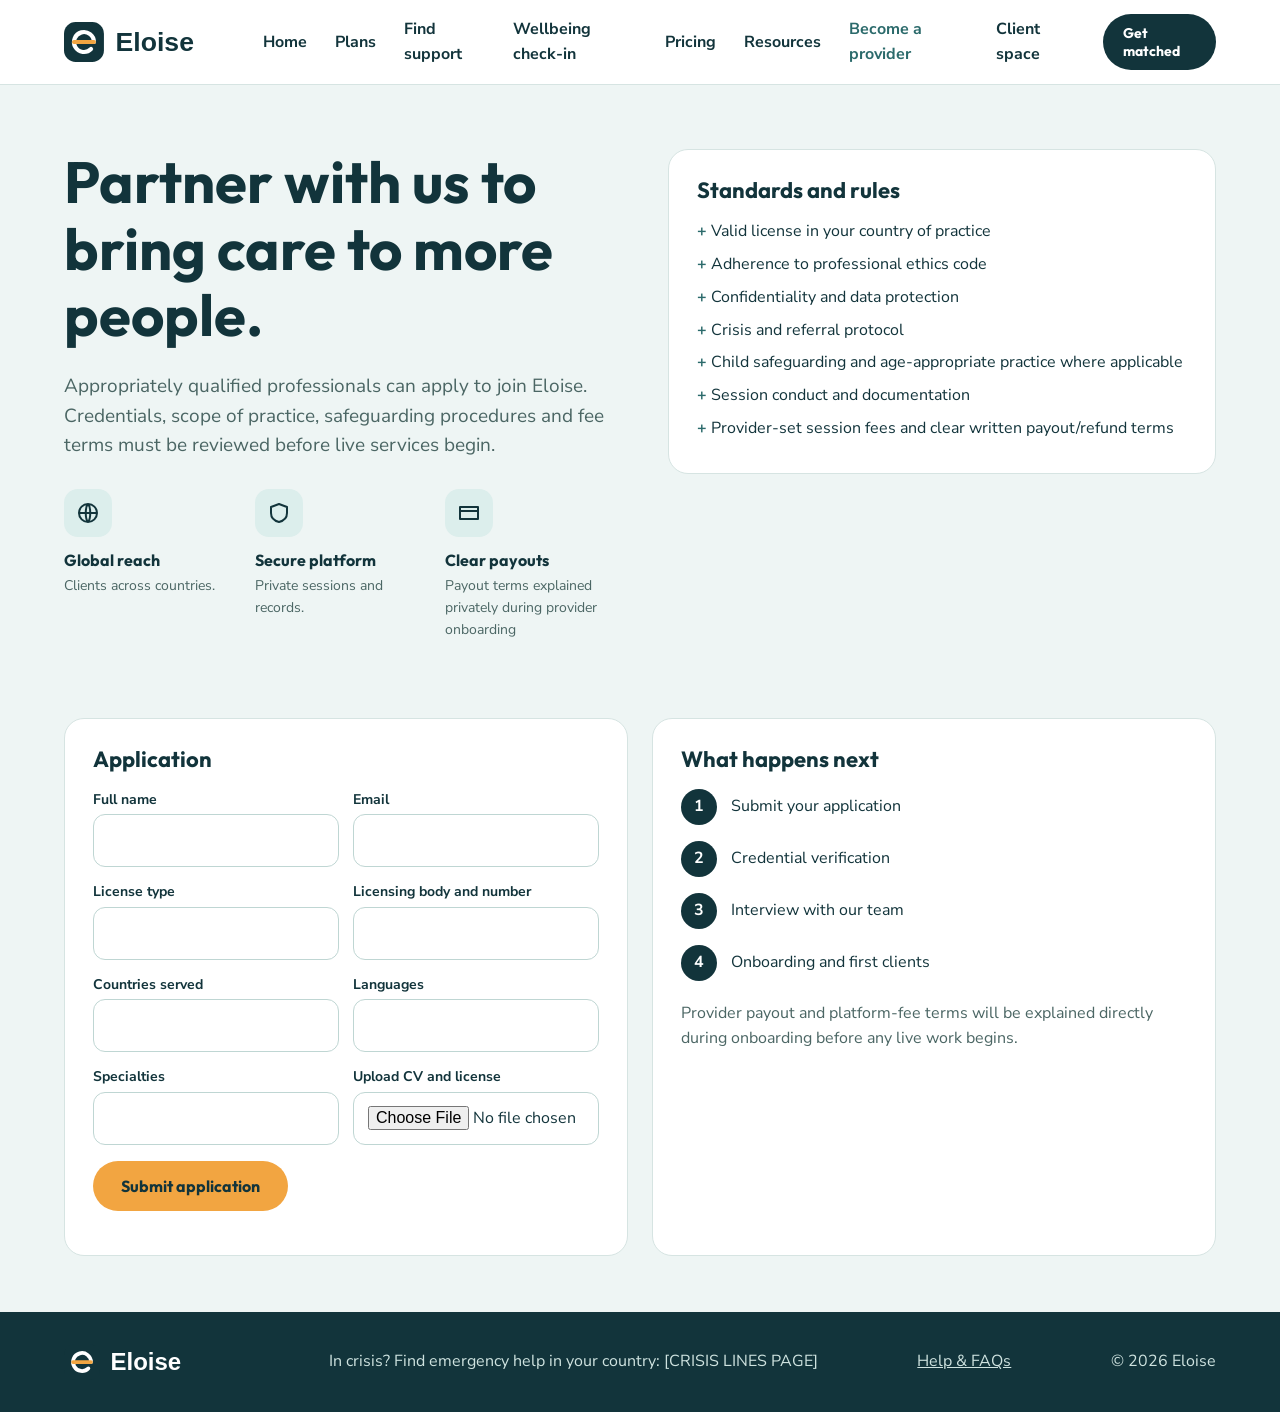
<file: provider.html>
﻿<!DOCTYPE html><html lang="en"><head><meta charset="utf-8"><meta name="viewport" content="width=device-width,initial-scale=1"><title>Become a provider | Eloise</title><meta name="description" content="Join Eloise as a licensed provider: standards, rules and application."><link rel="icon" href="/favicon.svg?v=4" type="image/svg+xml"><link rel="shortcut icon" href="/favicon.svg?v=4" type="image/svg+xml"><link rel="preconnect" href="https://fonts.googleapis.com"><link rel="preconnect" href="https://fonts.gstatic.com" crossorigin><link href="https://fonts.googleapis.com/css2?family=Outfit:wght@500;700&family=Nunito+Sans:wght@400;700&display=swap" rel="stylesheet"><link rel="stylesheet" href="assets/css/styles.css?v=20261016-0215"></head><body><a class="skip" href="#main">Skip to content</a><header class="site-header"><div class="container"><a class="brand" href="index.html"><img src="assets/img/logo.svg" alt="Eloise home"></a><button class="menu-btn" aria-expanded="false" aria-controls="nav">Menu</button><nav class="nav" id="nav" aria-label="Main"><a href="index.html">Home</a><a href="index.html#plans">Plans</a><a href="matching.html">Find support</a><a href="assessment.html">Wellbeing check-in</a><a href="pricing.html">Pricing</a><a href="resources.html">Resources</a><a href="provider.html" aria-current="page">Become a provider</a><a href="client.html">Client space</a><a class="btn btn-primary btn-sm" href="matching.html">Get matched</a></nav></div></header><main id="main"><div class="container"><section class="hero" style="align-items:start"><div><h1>Partner with us to bring care to more people.</h1><p class="lead">Appropriately qualified professionals can apply to join Eloise. Credentials, scope of practice, safeguarding procedures and fee terms must be reviewed before live services begin.</p><div class="grid g3"><div><span class="ic"><svg viewBox="0 0 24 24" aria-hidden="true"><path d="M12 3a9 9 0 1 0 0 18 9 9 0 0 0 0-18zM3 12h18M12 3c3 3 3 15 0 18M12 3c-3 3-3 15 0 18"/></svg></span><h4>Global reach</h4><p class="mut" style="font-size:14px">Clients across countries.</p></div><div><span class="ic"><svg viewBox="0 0 24 24" aria-hidden="true"><path d="M12 3l8 3v6c0 5-4 8-8 9-4-1-8-4-8-9V6z"/></svg></span><h4>Secure platform</h4><p class="mut" style="font-size:14px">Private sessions and records.</p></div><div><span class="ic"><svg viewBox="0 0 24 24" aria-hidden="true"><path d="M3 6h18v12H3zM3 10h18"/></svg></span><h4>Clear payouts</h4><p class="mut" style="font-size:14px">Payout terms explained privately during provider onboarding</p></div></div></div><div class="card"><h3>Standards and rules</h3><ul class="plain" style="margin-top:12px"><li>Valid license in your country of practice</li><li>Adherence to professional ethics code</li><li>Confidentiality and data protection</li><li>Crisis and referral protocol</li><li>Child safeguarding and age-appropriate practice where applicable</li><li>Session conduct and documentation</li><li>Provider-set session fees and clear written payout/refund terms</li></ul></div></section><section class="grid g2" style="padding-bottom:56px" id="apply"><div class="card"><h3>Application</h3><form data-demo><div class="fields"><div><label for="name">Full name</label><input id="name" name="name" type="text" required></div><div><label for="email">Email</label><input id="email" name="email" type="email" required></div><div><label for="license">License type</label><input id="license" name="license" type="text"></div><div><label for="body">Licensing body and number</label><input id="body" name="body" type="text"></div><div><label for="countries">Countries served</label><input id="countries" name="countries" type="text"></div><div><label for="languages">Languages</label><input id="languages" name="languages" type="text"></div><div><label for="specialties">Specialties</label><input id="specialties" name="specialties" type="text"></div><div><label for="cv">Upload CV and license</label><input id="cv" name="cv" type="file"></div></div><button class="btn btn-amber" type="submit">Submit application</button><p class="form-msg" role="status"></p></form></div><div class="card"><h3>What happens next</h3><ol class="steps"><li><b>1</b><span>Submit your application</span></li><li><b>2</b><span>Credential verification</span></li><li><b>3</b><span>Interview with our team</span></li><li><b>4</b><span>Onboarding and first clients</span></li></ol><p class="mut" style="margin-top:20px">Provider payout and platform-fee terms will be explained directly during onboarding before any live work begins.</p></div></section></div></main><footer class="site-footer"><div class="container"><img src="assets/img/logo-light.svg" alt="Eloise"><span>In crisis? Find emergency help in your country: [CRISIS LINES PAGE]</span><span><a href="help.html">Help & FAQs</a></span><span>&copy; <span id="year">2026</span> Eloise</span></div></footer><script src="assets/js/main.js?v=20261016-0215"></script></body></html>
</file>
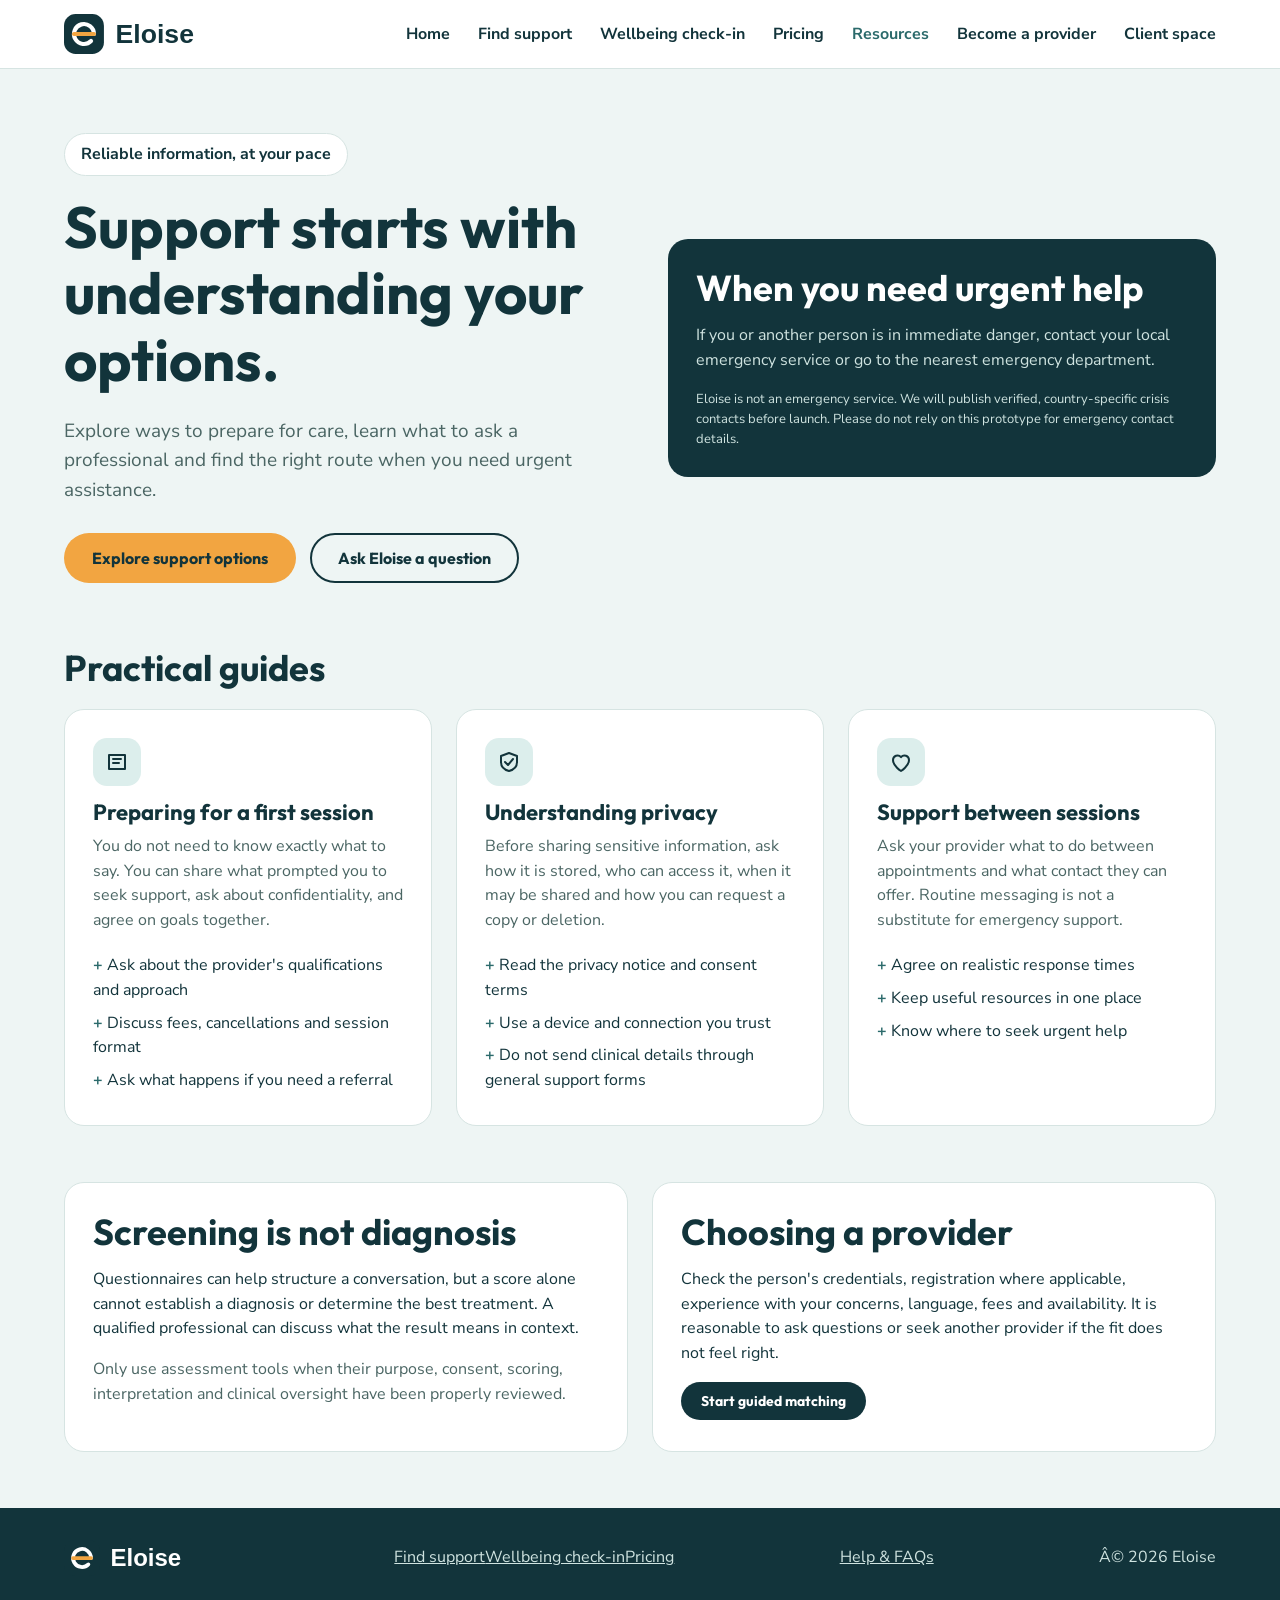
<file: resources.html>
﻿<!DOCTYPE html>
<html lang="en"><head><meta charset="utf-8"><meta name="viewport" content="width=device-width,initial-scale=1"><title>Support resources | Eloise</title><meta name="description" content="Learn about mental-health support options, urgent help and preparing for a first appointment."><link rel="icon" href="/favicon.svg?v=4" type="image/svg+xml"><link rel="shortcut icon" href="/favicon.svg?v=4" type="image/svg+xml"><link href="https://fonts.googleapis.com/css2?family=Outfit:wght@500;600;700&family=Nunito+Sans:wght@400;600;700&display=swap" rel="stylesheet"><link rel="stylesheet" href="assets/css/styles.css?v=20261016-0215"></head>
<body><a class="skip" href="#main">Skip to content</a><header class="site-header"><div class="container"><a class="brand" href="index.html"><img src="assets/img/logo.svg" alt="Eloise home"></a><button class="menu-btn" aria-expanded="false" aria-controls="nav">Menu</button><nav class="nav" id="nav" aria-label="Main navigation"><a href="index.html">Home</a><a href="matching.html">Find support</a><a href="assessment.html">Wellbeing check-in</a><a href="pricing.html">Pricing</a><a href="resources.html" aria-current="page">Resources</a><a href="provider.html">Become a provider</a><a href="client.html">Client space</a></nav></div></header>
<main id="main"><div class="container"><section class="hero"><div><span class="badge">Reliable information, at your pace</span><h1>Support starts with understanding your options.</h1><p class="lead">Explore ways to prepare for care, learn what to ask a professional and find the right route when you need urgent assistance.</p><div class="actions"><a class="btn btn-amber" href="matching.html">Explore support options</a><a class="btn btn-outline" href="help.html">Ask Eloise a question</a></div></div><div class="card dark"><h2>When you need urgent help</h2><p>If you or another person is in immediate danger, contact your local emergency service or go to the nearest emergency department.</p><p class="small-note">Eloise is not an emergency service. We will publish verified, country-specific crisis contacts before launch. Please do not rely on this prototype for emergency contact details.</p></div></section>
<section class="section" style="padding-top:0"><h2>Practical guides</h2><div class="grid g3" style="margin-top:20px">
<article class="card"><span class="ic"><svg viewBox="0 0 24 24" aria-hidden="true"><path d="M4 5h16v14H4zM8 9h8M8 13h6"/></svg></span><h3>Preparing for a first session</h3><p class="mut">You do not need to know exactly what to say. You can share what prompted you to seek support, ask about confidentiality, and agree on goals together.</p><ul class="plain"><li>Ask about the provider's qualifications and approach</li><li>Discuss fees, cancellations and session format</li><li>Ask what happens if you need a referral</li></ul></article>
<article class="card"><span class="ic"><svg viewBox="0 0 24 24" aria-hidden="true"><path d="M12 3l8 3v6c0 5-4 8-8 9-4-1-8-4-8-9V6zM8 12l3 3 5-6"/></svg></span><h3>Understanding privacy</h3><p class="mut">Before sharing sensitive information, ask how it is stored, who can access it, when it may be shared and how you can request a copy or deletion.</p><ul class="plain"><li>Read the privacy notice and consent terms</li><li>Use a device and connection you trust</li><li>Do not send clinical details through general support forms</li></ul></article>
<article class="card"><span class="ic"><svg viewBox="0 0 24 24" aria-hidden="true"><path d="M12 21s-8-5-8-11a4.5 4.5 0 0 1 8-2.8A4.5 4.5 0 0 1 20 10c0 6-8 11-8 11z"/></svg></span><h3>Support between sessions</h3><p class="mut">Ask your provider what to do between appointments and what contact they can offer. Routine messaging is not a substitute for emergency support.</p><ul class="plain"><li>Agree on realistic response times</li><li>Keep useful resources in one place</li><li>Know where to seek urgent help</li></ul></article>
</div></section>
<section class="section" style="padding-top:0"><div class="grid g2"><article class="card"><h2>Screening is not diagnosis</h2><p>Questionnaires can help structure a conversation, but a score alone cannot establish a diagnosis or determine the best treatment. A qualified professional can discuss what the result means in context.</p><p class="mut">Only use assessment tools when their purpose, consent, scoring, interpretation and clinical oversight have been properly reviewed.</p></article><article class="card"><h2>Choosing a provider</h2><p>Check the person's credentials, registration where applicable, experience with your concerns, language, fees and availability. It is reasonable to ask questions or seek another provider if the fit does not feel right.</p><a class="btn btn-primary btn-sm" href="matching.html">Start guided matching</a></article></div></section>
</div></main><footer class="site-footer"><div class="container"><img src="assets/img/logo-light.svg" alt="Eloise"><span><a href="matching.html">Find support</a><a href="assessment.html">Wellbeing check-in</a><a href="pricing.html">Pricing</a></span><span><a href="help.html">Help & FAQs</a></span><span>Â© <span id="year">2026</span> Eloise</span></div></footer><script src="assets/js/main.js?v=20261016-0215"></script></body></html>
</file>
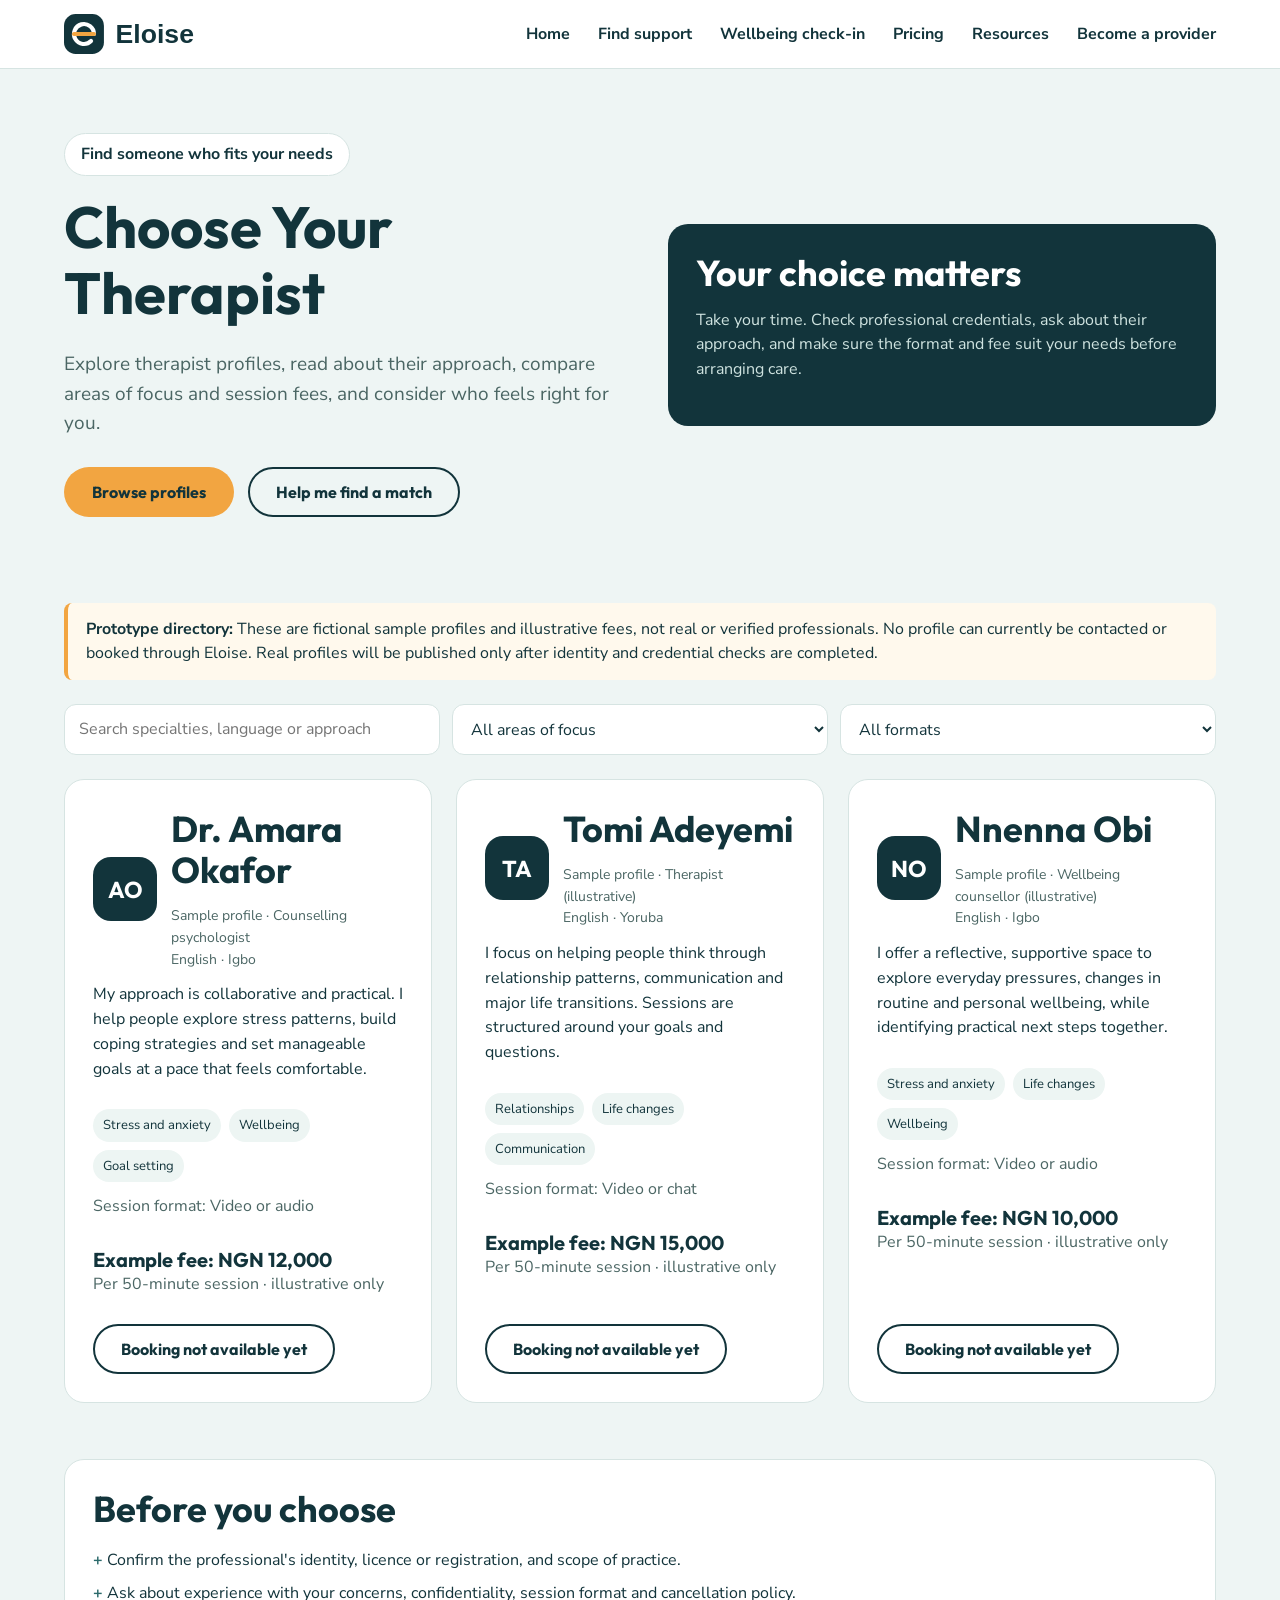
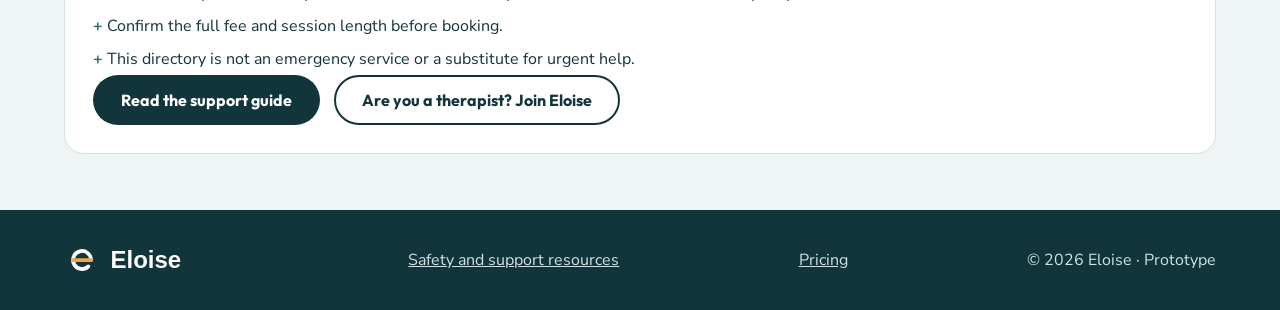
<file: therapists.html>
﻿<!DOCTYPE html>
<html lang="en"><head><meta charset="utf-8"><meta name="viewport" content="width=device-width,initial-scale=1">
<title>Choose Your Therapist | Eloise</title><meta name="description" content="Explore therapist-style profiles, approaches, session formats and example fees with Eloise.">
<link rel="icon" href="/favicon.svg?v=4" type="image/svg+xml"><link rel="shortcut icon" href="/favicon.svg?v=4" type="image/svg+xml">
<link rel="preconnect" href="https://fonts.googleapis.com"><link rel="preconnect" href="https://fonts.gstatic.com" crossorigin><link href="https://fonts.googleapis.com/css2?family=Outfit:wght@500;600;700&family=Nunito+Sans:wght@400;600;700&display=swap" rel="stylesheet">
<link rel="stylesheet" href="assets/css/styles.css?v=20261016-0216">
<style>
.directory-tools{display:flex;gap:12px;flex-wrap:wrap;margin:24px 0}.directory-tools input,.directory-tools select{min-width:180px;flex:1;padding:12px 14px;border:1px solid var(--line);border-radius:12px;font:inherit}.therapist-card{display:flex;flex-direction:column;gap:12px}.profile-top{display:flex;align-items:center;gap:14px}.profile-avatar{width:64px;height:64px;flex:0 0 64px;border-radius:18px;background:var(--teal);color:#fff;display:grid;place-items:center;font:700 23px Outfit,sans-serif}.profile-meta{font-size:14px;color:var(--mut)}.profile-tags{display:flex;flex-wrap:wrap;gap:8px}.profile-tags span{padding:6px 10px;border-radius:999px;background:#edf5f3;font-size:13px}.profile-fee{font:700 20px Outfit,sans-serif}.demo-notice{border-left:4px solid var(--amber);padding:14px 18px;background:#fff9ed;border-radius:8px;margin:22px 0}.therapist-card .btn{margin-top:auto;align-self:flex-start}@media(max-width:760px){.grid.g3{grid-template-columns:1fr}.profile-top{align-items:flex-start}}
</style></head><body>
<a class="skip" href="#main">Skip to content</a>
<header class="site-header"><div class="container"><a class="brand" href="index.html"><img src="assets/img/logo.svg" alt="Eloise home"></a><button class="menu-btn" aria-expanded="false" aria-controls="nav">Menu</button><nav class="nav" id="nav" aria-label="Main navigation"><a href="index.html">Home</a><a href="matching.html">Find support</a><a href="assessment.html">Wellbeing check-in</a><a href="pricing.html">Pricing</a><a href="resources.html">Resources</a><a href="provider.html">Become a provider</a></nav></div></header>
<main id="main"><div class="container"><section class="hero"><div><span class="badge">Find someone who fits your needs</span><h1>Choose Your Therapist</h1><p class="lead">Explore therapist profiles, read about their approach, compare areas of focus and session fees, and consider who feels right for you.</p><div class="actions"><a class="btn btn-amber" href="#therapist-list">Browse profiles</a><a class="btn btn-outline" href="matching.html">Help me find a match</a></div></div><div class="card dark"><h2>Your choice matters</h2><p>Take your time. Check professional credentials, ask about their approach, and make sure the format and fee suit your needs before arranging care.</p></div></section>
<div class="demo-notice"><strong>Prototype directory:</strong> These are fictional sample profiles and illustrative fees, not real or verified professionals. No profile can currently be contacted or booked through Eloise. Real profiles will be published only after identity and credential checks are completed.</div>
<div class="directory-tools"><input id="therapist-search" type="search" placeholder="Search specialties, language or approach" aria-label="Search therapist profiles"><select id="specialty-filter" aria-label="Filter by area of focus"><option value="">All areas of focus</option><option value="stress">Stress and anxiety</option><option value="relationships">Relationships</option><option value="life">Life changes</option><option value="wellbeing">General wellbeing</option></select><select id="format-filter" aria-label="Filter by session format"><option value="">All formats</option><option value="video">Video</option><option value="audio">Audio</option><option value="chat">Chat</option></select></div>
<section class="grid g3" id="therapist-list" aria-label="Sample therapist profiles">
<article class="card therapist-card" data-specialty="stress wellbeing" data-format="video audio" data-search="amara okafor stress anxiety wellbeing english igbo collaborative practical goals"><div class="profile-top"><div class="profile-avatar" aria-hidden="true">AO</div><div><h2>Dr. Amara Okafor</h2><div class="profile-meta">Sample profile · Counselling psychologist</div><div class="profile-meta">English · Igbo</div></div></div><p>My approach is collaborative and practical. I help people explore stress patterns, build coping strategies and set manageable goals at a pace that feels comfortable.</p><div class="profile-tags"><span>Stress and anxiety</span><span>Wellbeing</span><span>Goal setting</span></div><p class="mut">Session format: Video or audio</p><div><div class="profile-fee">Example fee: NGN 12,000</div><p class="mut">Per 50-minute session · illustrative only</p></div><button class="btn btn-outline" type="button" disabled>Booking not available yet</button></article>
<article class="card therapist-card" data-specialty="relationships life" data-format="video chat" data-search="tomi adeyemi relationships life changes english yoruba communication boundaries transitions"><div class="profile-top"><div class="profile-avatar" aria-hidden="true">TA</div><div><h2>Tomi Adeyemi</h2><div class="profile-meta">Sample profile · Therapist (illustrative)</div><div class="profile-meta">English · Yoruba</div></div></div><p>I focus on helping people think through relationship patterns, communication and major life transitions. Sessions are structured around your goals and questions.</p><div class="profile-tags"><span>Relationships</span><span>Life changes</span><span>Communication</span></div><p class="mut">Session format: Video or chat</p><div><div class="profile-fee">Example fee: NGN 15,000</div><p class="mut">Per 50-minute session · illustrative only</p></div><button class="btn btn-outline" type="button" disabled>Booking not available yet</button></article>
<article class="card therapist-card" data-specialty="stress life wellbeing" data-format="audio video" data-search="nnenna obi stress anxiety life changes wellbeing english igbo reflective supportive"><div class="profile-top"><div class="profile-avatar" aria-hidden="true">NO</div><div><h2>Nnenna Obi</h2><div class="profile-meta">Sample profile · Wellbeing counsellor (illustrative)</div><div class="profile-meta">English · Igbo</div></div></div><p>I offer a reflective, supportive space to explore everyday pressures, changes in routine and personal wellbeing, while identifying practical next steps together.</p><div class="profile-tags"><span>Stress and anxiety</span><span>Life changes</span><span>Wellbeing</span></div><p class="mut">Session format: Video or audio</p><div><div class="profile-fee">Example fee: NGN 10,000</div><p class="mut">Per 50-minute session · illustrative only</p></div><button class="btn btn-outline" type="button" disabled>Booking not available yet</button></article>
</section><p id="no-results" class="mut" hidden>No sample profiles match those filters. Try a different search.</p>
<section class="section"><div class="card"><h2>Before you choose</h2><ul class="plain"><li>Confirm the professional's identity, licence or registration, and scope of practice.</li><li>Ask about experience with your concerns, confidentiality, session format and cancellation policy.</li><li>Confirm the full fee and session length before booking.</li><li>This directory is not an emergency service or a substitute for urgent help.</li></ul><div class="actions"><a class="btn btn-primary" href="resources.html">Read the support guide</a><a class="btn btn-outline" href="provider.html">Are you a therapist? Join Eloise</a></div></div></section>
</div></main><footer class="site-footer"><div class="container"><img src="assets/img/logo-light.svg" alt="Eloise"><span><a href="resources.html">Safety and support resources</a></span><span><a href="pricing.html">Pricing</a></span><span>&copy; 2026 Eloise · Prototype</span></div></footer>
<script src="assets/js/main.js?v=20261016-0216"></script><script>
(() => {const search=document.getElementById('therapist-search'), specialty=document.getElementById('specialty-filter'), format=document.getElementById('format-filter'), cards=Array.from(document.querySelectorAll('.therapist-card')), empty=document.getElementById('no-results');function filterProfiles(){const term=search.value.trim().toLowerCase();let visible=0;cards.forEach(card=>{const show=card.dataset.search.includes(term)&&(!specialty.value||card.dataset.specialty.split(' ').includes(specialty.value))&&(!format.value||card.dataset.format.split(' ').includes(format.value));card.hidden=!show;if(show)visible++;});empty.hidden=visible!==0;}[search,specialty,format].forEach(control=>control.addEventListener('input',filterProfiles));})();
</script></body></html>
</file>
<file: assets/css/styles.css>
/* Eloise - shared styles */
:root{--teal:#12343B;--sea:#2B6A6B;--amber:#F2A541;--mist:#EEF5F4;--line:#D6E4E2;--mut:#4B6664;--coral:#E07A5F}
*{box-sizing:border-box}
body{margin:0;font-family:'Nunito Sans',system-ui,sans-serif;color:var(--teal);background:var(--mist);line-height:1.55}
h1,h2,h3,h4{font-family:Outfit,system-ui,sans-serif;margin:0 0 .4em;line-height:1.15}
h1{font-size:clamp(34px,5vw,58px)}h2{font-size:clamp(26px,3.4vw,36px)}h3{font-size:22px}
p{margin:0 0 1em}a{color:inherit}
.container{max-width:1200px;margin:0 auto;padding:0 24px}
.mut{color:var(--mut)}
.skip{position:absolute;left:-999px}.skip:focus{left:8px;top:8px;background:#fff;padding:8px;z-index:99}
/* header */
.site-header{background:#fff;border-bottom:1px solid var(--line);position:sticky;top:0;z-index:10}
.site-header .container{display:flex;align-items:center;justify-content:space-between;gap:16px;padding-top:14px;padding-bottom:14px}
.brand img{height:40px;display:block}
.nav{display:flex;align-items:center;gap:28px;font-weight:700}
.nav a{text-decoration:none}.nav a:hover,.nav a[aria-current]{color:var(--sea)}
.menu-btn{display:none;background:none;border:2px solid var(--teal);border-radius:10px;padding:8px 12px;font:700 15px Outfit,sans-serif;color:var(--teal);cursor:pointer}
/* buttons */
.btn{display:inline-block;padding:13px 26px;border-radius:999px;font:700 16px Outfit,sans-serif;text-decoration:none;border:2px solid transparent;cursor:pointer}
.btn-primary{background:var(--teal);color:#fff}.btn-amber{background:var(--amber);color:var(--teal)}.btn-outline{border-color:var(--teal);color:var(--teal);background:transparent}
.btn:hover{filter:brightness(1.08)}.btn:focus-visible,.chip:focus-visible,a:focus-visible,input:focus-visible,select:focus-visible{outline:3px solid var(--amber);outline-offset:2px}
.btn-sm{padding:8px 18px;font-size:14px}
/* layout */
.section{padding:56px 0}
.grid{display:grid;gap:24px}.g2{grid-template-columns:repeat(2,1fr)}.g3{grid-template-columns:repeat(3,1fr)}.g5{grid-template-columns:repeat(5,1fr);gap:16px}.g4{grid-template-columns:repeat(4,1fr)}
.card{background:#fff;border:1px solid var(--line);border-radius:20px;padding:28px}
.card.dark{background:var(--teal);color:#fff;border:0}.card.dark p{color:#CFE3E0}
.card.featured{border:2px solid var(--amber)}
.ic{width:48px;height:48px;border-radius:14px;background:#DCEEEC;display:flex;align-items:center;justify-content:center;margin-bottom:14px}
.ic svg{width:24px;height:24px;stroke:var(--teal);fill:none;stroke-width:2;stroke-linecap:round;stroke-linejoin:round}
.badge{display:inline-block;padding:8px 16px;border-radius:999px;background:#fff;border:1px solid var(--line);font-weight:700;margin-bottom:18px}
/* hero */
.hero{display:grid;grid-template-columns:1fr 1fr;gap:56px;align-items:center;padding:64px 0}
.hero p.lead{font-size:19px;color:var(--mut);margin:16px 0 28px}
.actions{display:flex;flex-wrap:wrap;gap:14px}
.video-card{position:relative;aspect-ratio:16/10;border-radius:28px;background:var(--teal);overflow:hidden;display:flex;align-items:center;justify-content:center;border:0;width:100%;cursor:pointer;color:#fff}
.video-card svg.bg{position:absolute;inset:0;width:100%;height:100%;opacity:.35}
.play{position:relative;width:84px;height:84px;border-radius:50%;background:var(--amber);display:flex;align-items:center;justify-content:center}
.video-card .cap{position:absolute;left:24px;bottom:18px;font-weight:700}
dialog{border:0;border-radius:20px;padding:0;max-width:820px;width:92%}dialog::backdrop{background:rgba(18,52,59,.7)}
dialog .inner{padding:24px}dialog video{width:100%;border-radius:12px;background:#000}
.trust{display:flex;flex-wrap:wrap;gap:24px;font-weight:700;padding-bottom:40px}
.trust span{display:flex;align-items:center;gap:10px}
.price{font:700 22px Outfit,sans-serif;margin:6px 0 10px}
ul.plain{list-style:none;padding:0;margin:14px 0 0}ul.plain li{padding:4px 0}ul.plain li:before{content:"+ ";font-weight:700;color:var(--sea)}
.crisis{background:#FCE9E3;border-radius:16px;padding:16px 22px;font-weight:700}
/* chips */
.chips{display:flex;flex-wrap:wrap;gap:10px;margin-top:14px}
.chip{padding:10px 18px;border-radius:999px;background:var(--mist);border:1px solid #BFD6D3;font:700 15px 'Nunito Sans',sans-serif;color:var(--teal);cursor:pointer}
.chip[aria-pressed="true"]{background:var(--teal);color:#fff;border-color:var(--teal)}
/* client app */
.app{display:grid;grid-template-columns:240px 1fr;min-height:100vh}
.sidebar{background:var(--teal);color:#fff;padding:28px 20px}.sidebar img{height:38px;margin-bottom:28px}
.sidebar a{display:block;padding:12px 14px;border-radius:12px;text-decoration:none;font-weight:700;margin-bottom:4px}
.sidebar a:hover,.sidebar a.on{background:var(--sea)}
.main{padding:36px 44px;display:flex;flex-direction:column;gap:20px}
.row{display:flex;justify-content:space-between;align-items:center;gap:12px;padding:12px 0;border-top:1px solid #E1ECEA}
.gauge{display:flex;height:16px;border-radius:8px;overflow:hidden;margin-top:18px}.gauge span{flex:1}
.scale{display:flex;justify-content:space-between;font-size:13px;margin-top:8px}
.avatar{width:72px;height:72px;border-radius:50%;background:#DCEEEC;display:flex;align-items:center;justify-content:center;font:700 22px Outfit,sans-serif;flex:none}
/* forms */
.fields{display:grid;grid-template-columns:1fr 1fr;gap:14px;margin:16px 0}
label{display:block;font-weight:700;font-size:14px;margin-bottom:4px}
input,select,textarea{width:100%;padding:13px 14px;border:1px solid #BFD6D3;border-radius:12px;font:inherit;background:#fff;color:var(--teal)}textarea{resize:vertical}input[type=checkbox]{width:16px;height:16px;flex:none;accent-color:var(--sea)}.check-row{display:flex;align-items:center;gap:9px;font-size:12px;margin:14px 0;font-weight:600}.check-row input{width:16px;height:16px;flex:none;accent-color:var(--sea)}input:focus-visible,select:focus-visible,textarea:focus-visible{outline:3px solid var(--amber);outline-offset:2px}
.form-msg{margin-top:14px;font-weight:700;color:var(--sea)}
.steps{list-style:none;padding:0;margin:16px 0 0;display:grid;gap:16px}
.steps li{display:flex;align-items:center;gap:14px}.steps b{width:36px;height:36px;border-radius:50%;background:var(--teal);color:#fff;display:flex;align-items:center;justify-content:center;flex:none}
.site-footer{background:var(--teal);color:#CFE3E0;padding:32px 0}
.site-footer .container{display:flex;flex-wrap:wrap;justify-content:space-between;align-items:center;gap:16px}.site-footer img{height:36px}
@media(max-width:900px){
 .hero,.g2,.g3,.g4{grid-template-columns:1fr}.g5{grid-template-columns:1fr 1fr}
 .menu-btn{display:block}.nav{display:none;position:absolute;left:0;right:0;top:100%;background:#fff;flex-direction:column;align-items:flex-start;padding:16px 24px;border-bottom:1px solid var(--line)}.nav.open{display:flex}
 .app{grid-template-columns:1fr}.sidebar{display:flex;flex-wrap:wrap;gap:6px;align-items:center}.sidebar img{width:100%;margin-bottom:6px}.main{padding:24px 18px}
 .fields{grid-template-columns:1fr}
}

/* Guided matching and care-continuity additions */
.match-hero{padding-bottom:32px}.match-trust{padding:0;gap:12px 20px;font-size:14px;color:var(--mut)}.small-note{font-size:13px;color:#D8E8E6;margin:16px 0 0}.match-layout{display:grid;grid-template-columns:minmax(0,1.7fr) minmax(260px,.8fr);gap:24px;align-items:start;padding-top:12px}.match-form{padding:clamp(20px,3vw,36px)}.section-heading{margin-bottom:24px}.section-heading h2{margin-top:8px}.step-label{font-size:12px;font-weight:800;letter-spacing:.12em;color:var(--sea)}fieldset{border:0;border-top:1px solid var(--line);padding:22px 0;margin:0 0 8px}legend{font-family:Outfit,sans-serif;font-size:18px;font-weight:700;padding:0 0 14px}.choice-grid{display:grid;grid-template-columns:1fr 1fr;gap:10px}.choice{display:flex;gap:10px;align-items:flex-start;border:1px solid var(--line);padding:14px;border-radius:14px;cursor:pointer;margin:0}.choice:has(input:checked){border-color:var(--sea);background:#EEF7F5}.choice input{width:17px;margin-top:4px;flex:none;accent-color:var(--sea)}.choice span{display:grid;gap:3px}.choice small{font-size:13px;font-weight:400;color:var(--mut)}.match-consent{font-size:13px;margin:20px 0}.match-consent input{margin:0}.match-aside{display:grid;gap:18px}.match-aside .card{padding:24px}.match-aside .card .mut{font-size:14px}.match-aside .crisis{font-size:14px}.match-aside .crisis p{font-weight:400;margin:8px 0}.match-aside .crisis a{font-weight:800}.results-section{border-top:1px solid var(--line)}.provider-match-card{position:relative}.provider-match-card .avatar{margin-bottom:14px}.provider-match-card .sample-tag{position:absolute;right:20px;top:20px;background:#FCE9E3;color:#733A2D;padding:5px 9px;border-radius:99px;font-size:11px;font-weight:800}.profile-role{font-size:13px;margin-bottom:10px}.profile-price{font-weight:800;margin:12px 0}.provider-match-card h4{margin-top:14px}.provider-match-card .plain{font-size:13px;margin-bottom:18px}.provider-match-card .btn{margin-top:auto}.provider-match-card{display:flex;flex-direction:column;align-items:flex-start}.results-section[hidden]{display:none}
@media(max-width:900px){.match-layout{grid-template-columns:1fr}.match-hero{gap:24px}.match-trust{padding-bottom:0}}
@media(max-width:560px){.choice-grid{grid-template-columns:1fr}.match-form .actions .btn{width:100%;text-align:center}}

/* Wellbeing check-in, pricing and safeguarding */
.assess-hero{padding-bottom:28px}.assessment-panel{padding-top:12px}.assessment-panel>.card{max-width:900px;margin:0 auto}.assessment-panel fieldset{margin-top:14px}.assessment-panel .choice-grid{margin-bottom:8px}.notice{background:#EEF7F5;border:1px solid var(--line);border-radius:14px;padding:16px;margin:20px 0}.notice p{margin:6px 0 0}.crisis[hidden],#adult-checkin[hidden],#summary[hidden]{display:none}.summary-card{margin-top:26px;padding:24px;border:2px solid var(--sea);border-radius:18px;background:#F8FCFB}.summary-card h2{margin-top:8px}.paid-review{border-top:1px solid var(--line);margin-top:24px;padding-top:20px}.paid-review .small-note{color:var(--mut)}.pricing-note{color:var(--mut);margin-top:18px}.fee-example{background:var(--mist);border-radius:14px;padding:16px;margin-top:18px}.fee-example>div{display:flex;justify-content:space-between;gap:14px;padding:10px 0;border-bottom:1px solid var(--line)}.fee-example p{font-size:13px;margin:12px 0 0}.step-label{font-size:12px;font-weight:800;letter-spacing:.12em;color:var(--sea)}
</file>
<file: assets/css/admin.css>
/* Eloise administration UI — extends the existing palette and type system */
.admin-body{background:#F4F8F7}.admin-shell{min-height:100vh;display:grid;grid-template-columns:252px minmax(0,1fr)}
.admin-sidebar{background:var(--teal);color:#fff;padding:24px 16px;display:flex;flex-direction:column;min-height:100vh;position:sticky;top:0;height:100vh;overflow-y:auto}
.admin-brand{display:block;padding:6px 10px 30px}.admin-brand img{width:136px;height:38px;object-fit:contain;object-position:left center}
.admin-label,.eyebrow,.mini-label{font-size:10px;font-weight:800;letter-spacing:1.5px}.admin-label{color:#9FC2BF;padding:0 12px 12px}
.admin-nav{display:grid;gap:5px}.admin-nav a{display:flex;align-items:center;gap:11px;text-decoration:none;color:#D5E7E4;padding:12px;border-radius:11px;font-weight:700;font-size:14px;transition:background .18s,color .18s}.admin-nav a span{width:20px;text-align:center;font-size:18px}.admin-nav a:hover,.admin-nav a.active{background:var(--sea);color:#fff}.nav-count{margin-left:auto;font-size:11px;border-radius:999px;padding:2px 7px;background:#DCEEEC;color:var(--teal)}.nav-count.amber{background:var(--amber)}.nav-count.coral{background:#F7D4CA}
.admin-side-note{margin-top:auto;display:flex;gap:10px;align-items:center;border-top:1px solid #41676B;padding:20px 8px 14px}.admin-side-note strong,.admin-side-note small{display:block}.admin-side-note strong{font-size:12px}.admin-side-note small{color:#B8D3D0;font-size:11px;margin-top:3px}.status-dot,.demo-pill span{width:8px;height:8px;border-radius:50%;background:#9CD3C7;display:inline-block;flex:none}.admin-back{color:#D5E7E4;text-decoration:none;font-size:13px;padding:12px 8px}
.admin-main{padding:28px clamp(18px,3vw,42px);min-width:0}.admin-topbar{display:flex;justify-content:space-between;align-items:center;gap:16px;margin-bottom:20px}.eyebrow{color:var(--sea);margin-bottom:6px}.admin-topbar h1{font-size:30px;margin:0}.admin-top-actions{display:flex;align-items:center;gap:14px}.demo-pill{display:inline-flex;align-items:center;gap:7px;background:#DCEEEC;color:#245A58;border-radius:999px;padding:8px 11px;font-size:10px;font-weight:800;letter-spacing:.8px}.demo-pill span{background:#2B8A70}.admin-avatar{border:0;border-radius:50%;width:42px;height:42px;background:var(--teal);color:#fff;font:700 13px Outfit;cursor:default}
.prototype-warning{background:#FFF5E4;border:1px solid #F2D7A4;border-left:4px solid var(--amber);border-radius:12px;padding:13px 16px;color:#6D5127;font-size:13px;margin-bottom:24px}.prototype-warning strong{color:#4D391D}
.admin-section{display:none;animation:adminFade .18s ease}.admin-section.active{display:block}@keyframes adminFade{from{opacity:.65;transform:translateY(3px)}to{opacity:1;transform:translateY(0)}}
.welcome-row,.section-intro{display:flex;align-items:center;justify-content:space-between;gap:18px;margin:6px 0 20px}.welcome-row h2,.section-intro h2{font-size:24px;margin-bottom:5px}.welcome-row p,.section-intro p{margin:0;font-size:14px}.date-chip{background:#fff;border:1px solid var(--line);border-radius:999px;padding:8px 12px;font-size:12px;color:var(--mut)}
.admin-stats{display:grid;grid-template-columns:repeat(4,minmax(0,1fr));gap:15px;margin-bottom:20px}.stat-card{background:#fff;border:1px solid var(--line);border-radius:16px;padding:18px;min-width:0}.stat-top{display:flex;align-items:center;justify-content:space-between;gap:8px;font-size:12px;color:var(--mut);font-weight:700}.stat-card>strong{display:block;font:700 32px Outfit,sans-serif;margin:12px 0 7px}.stat-card>span{display:block;color:var(--mut);font-size:12px;font-weight:700}.stat-card small{font-size:11px;color:var(--mut)}.positive{color:#237A61!important}.positive span{color:var(--mut)}.stat-icon,.attention-icon{width:34px;height:34px;display:inline-flex;align-items:center;justify-content:center;border-radius:11px;background:#DCEEEC;color:var(--teal);font-size:17px;flex:none}.amber-icon{background:#FFF0D4!important;color:#885C13!important}.coral-icon{background:#FCE6E0!important;color:#9B4935!important}.stat-tag{display:inline-block;padding:4px 7px;border-radius:6px;background:#E7F4EF;color:#276B59!important}.coral-tag{background:#FCE6E0!important;color:#9B4935!important}
.admin-content-grid{display:grid;grid-template-columns:minmax(0,1.4fr) minmax(280px,1fr);gap:18px;margin-bottom:18px}.panel{background:#fff;border:1px solid var(--line);border-radius:16px;padding:21px;min-width:0}.panel h3{font-size:18px;margin:0 0 5px}.panel-heading{display:flex;align-items:center;justify-content:space-between;gap:12px;margin-bottom:17px}.panel-heading p{margin:0;font-size:12px}.mini-label{color:var(--mut);white-space:nowrap}.chart{height:190px;display:flex;gap:12px;padding-top:10px}.chart-y{display:flex;flex-direction:column;justify-content:space-between;color:#819895;font-size:10px;padding-bottom:23px}.chart-bars{display:flex;align-items:stretch;justify-content:space-around;gap:12px;flex:1;border-bottom:1px solid var(--line);background:repeating-linear-gradient(to bottom,transparent 0,transparent 37px,#EDF3F2 38px,#EDF3F2 39px)}.chart-column{flex:1;display:flex;align-items:center;justify-content:flex-end;flex-direction:column;gap:4px;min-width:0}.chart-column i{width:min(22px,80%);background:var(--sea);border-radius:5px 5px 0 0;display:block;min-height:4px}.chart-column i.bar-light{background:#A9D4CD}.chart-column span{font-size:10px;color:var(--mut);padding:6px 0}.chart-legend{display:flex;align-items:center;gap:14px;flex-wrap:wrap;margin-top:13px;font-size:11px;color:var(--mut)}.chart-legend span{display:inline-flex;align-items:center;gap:6px}.chart-legend i{width:8px;height:8px;border-radius:3px;background:var(--sea)}.chart-legend i.legend-light{background:#A9D4CD}.chart-legend small{margin-left:auto;font-size:10px}
.attention-item{display:flex;align-items:center;gap:11px;padding:14px 0;border-top:1px solid #E7EFEE;text-decoration:none}.attention-item>span:nth-child(2){flex:1;min-width:0}.attention-item strong,.attention-item small{display:block}.attention-item strong{font-size:13px}.attention-item small{font-size:11px;color:var(--mut);margin-top:3px}.attention-item>b{color:var(--sea)}.privacy-hint{font-size:11px;line-height:1.55;background:#EEF5F4;color:#496562;padding:12px 14px;border-radius:10px;margin:16px 0 0}.table-panel{padding-bottom:12px}.table-wrap{overflow-x:auto;width:100%}table{border-collapse:collapse;width:100%;min-width:680px;text-align:left;font-size:12px}th{font-size:10px;letter-spacing:.7px;text-transform:uppercase;color:#728986;background:#F7FAF9}th,td{padding:13px 12px;border-bottom:1px solid #E9F0EF;vertical-align:middle}td{color:#335451}tbody tr:last-child td{border-bottom:0}.person-cell{display:flex;align-items:center;gap:9px;min-width:160px}.person-avatar{width:32px;height:32px;border-radius:50%;display:flex;align-items:center;justify-content:center;background:#DCEEEC;color:var(--teal);font-weight:800;font-size:10px;flex:none}.person-cell strong,.person-cell small{display:block}.person-cell strong{font-size:12px}.person-cell small{font-size:10px;color:var(--mut);margin-top:2px}.pill{display:inline-block;border-radius:999px;padding:5px 8px;font-size:10px;font-weight:800;white-space:nowrap;background:#E4F4EC;color:#28725A}.pill.pending{background:#FFF0D4;color:#865B11}.pill.suspended,.pill.declined{background:#FCE6E0;color:#9B4935}.pill.review{background:#E5EEFA;color:#315F91}.pill.neutral{background:#EEF1F0;color:#566C69}.action-select{padding:7px 9px;border:1px solid var(--line);border-radius:8px;background:#fff;color:var(--teal);font:600 11px 'Nunito Sans';max-width:150px}.table-foot{font-size:11px;color:var(--mut);margin:10px 4px 0}.text-button{background:none;border:0;color:var(--sea);font:700 12px 'Nunito Sans';cursor:pointer}
.toolbar{display:flex;gap:10px;align-items:center;margin-bottom:15px;flex-wrap:wrap}.toolbar input,.toolbar select,.compact-search{width:auto;min-width:180px;max-width:100%;padding:10px 12px;font-size:12px}.toolbar input{flex:1}.toolbar select{min-width:145px}.compact-search{min-width:140px}.admin-button{border:1px solid var(--line);border-radius:10px;padding:10px 14px;font:700 12px 'Nunito Sans';cursor:pointer;transition:filter .18s,transform .18s}.admin-button:hover{filter:brightness(.97);transform:translateY(-1px)}.admin-button.primary{background:var(--teal);color:#fff;border-color:var(--teal)}.admin-button.secondary{background:#fff;color:var(--teal)}.admin-button.danger{background:#FCE6E0;color:#9B4935;border-color:#F3D0C7}.empty-row{text-align:center!important;color:var(--mut);padding:28px!important}
.compact-stats{grid-template-columns:repeat(3,minmax(0,1fr))}.compact-stats .stat-card{padding:16px}.compact-stats .stat-card>strong{font-size:27px}.caution-text{color:#9B4935!important}.wide-hint{margin-top:16px}
.scorecard{margin-top:18px}.scorecard>div:first-child p{font-size:12px;margin:0}.score-grid{display:grid;grid-template-columns:repeat(2,minmax(0,1fr));gap:14px;margin-top:18px}.score-grid select{margin-top:5px}.small-note{font-size:11px;margin:12px 0 0}.feedback-layout{display:grid;grid-template-columns:minmax(0,1.05fr) minmax(0,1fr);gap:15px}.feedback-list{padding:8px}.feedback-item{display:block;width:100%;text-align:left;background:#fff;border:0;border-bottom:1px solid #E7EFEE;padding:15px 12px;cursor:pointer;color:var(--teal);border-radius:9px}.feedback-item:last-child{border-bottom:0}.feedback-item:hover,.feedback-item.selected{background:#EEF5F4}.feedback-item .feedback-head{display:flex;justify-content:space-between;gap:10px;align-items:center}.feedback-item strong{font-size:12px}.feedback-item p{font-size:11px;color:var(--mut);margin:7px 0}.feedback-item small{font-size:10px;color:var(--mut)}.feedback-detail h3{margin:14px 0 8px}.feedback-detail p{font-size:13px}.feedback-detail label{margin-top:18px}.feedback-detail select,.feedback-detail textarea{margin-top:6px}.feedback-detail .admin-button{margin-top:12px}
.report-grid{display:grid;grid-template-columns:repeat(3,minmax(0,1fr));gap:15px;margin-bottom:18px}.report-grid .panel h3{margin-top:14px}.report-number{display:block;font:700 34px Outfit;margin:10px 0 2px}.report-grid p{font-size:12px;margin-bottom:14px}.report-track{height:7px;background:#E7F0EE;border-radius:99px;overflow:hidden;margin-bottom:8px}.report-track i{height:100%;display:block;background:var(--sea);border-radius:99px}.report-grid small{font-size:10px;color:var(--mut)}
.settings-grid{display:grid;grid-template-columns:repeat(2,minmax(0,1fr));gap:16px}.setting-row{display:flex;align-items:center;justify-content:space-between;gap:12px;padding:14px 0;border-bottom:1px solid #E7EFEE}.setting-row:last-child{border-bottom:0}.setting-row strong,.setting-row small{display:block}.setting-row strong{font-size:12px}.setting-row small{font-size:10px;color:var(--mut);margin-top:3px}.role-pill{border-radius:7px;background:#DCEEEC;color:var(--teal);padding:5px 8px;font-size:10px;font-weight:800;white-space:nowrap}.check-row{display:flex;align-items:center;gap:9px;font-size:12px;margin:14px 0;font-weight:600}.check-row input{width:16px;height:16px;accent-color:var(--sea);flex:none}.settings-grid textarea{width:100%;border:1px solid #BFD6D3;border-radius:12px;padding:12px;font:inherit;resize:vertical}.admin-footer{display:flex;justify-content:space-between;gap:12px;flex-wrap:wrap;color:#7A918E;font-size:10px;padding:26px 2px 6px}.toast{position:fixed;bottom:22px;right:22px;background:var(--teal);color:#fff;padding:12px 18px;border-radius:12px;box-shadow:0 8px 30px #12343b24;font-size:13px;z-index:99;opacity:0;transform:translateY(8px);pointer-events:none;transition:all .2s}.toast.show{opacity:1;transform:translateY(0)}
@media(max-width:1150px){.admin-shell{grid-template-columns:220px minmax(0,1fr)}.admin-stats{grid-template-columns:repeat(2,minmax(0,1fr))}.admin-content-grid{grid-template-columns:1fr}.chart-legend small{margin-left:0}}
@media(max-width:760px){.admin-shell{grid-template-columns:1fr}.admin-sidebar{position:relative;height:auto;min-height:0;padding:12px}.admin-brand{padding:4px 8px 12px}.admin-brand img{height:32px}.admin-label{padding-bottom:7px}.admin-nav{display:flex;overflow-x:auto;padding-bottom:5px}.admin-nav a{white-space:nowrap;padding:9px 11px;font-size:12px}.admin-nav a span{display:none}.nav-count{display:none}.admin-side-note{display:none}.admin-back{padding:8px}.admin-main{padding:18px 14px}.admin-topbar h1{font-size:25px}.admin-top-actions{gap:8px}.demo-pill{font-size:9px;padding:7px}.admin-avatar{width:36px;height:36px}.welcome-row,.section-intro{align-items:flex-start;flex-direction:column}.date-chip{display:none}.admin-stats{gap:10px}.stat-card{padding:13px}.stat-card>strong{font-size:27px}.stat-top{font-size:11px}.admin-content-grid,.feedback-layout,.report-grid,.settings-grid,.score-grid{grid-template-columns:1fr}.panel{padding:15px}.panel-heading{align-items:flex-start;flex-wrap:wrap}.chart{gap:6px}.chart-bars{gap:5px}.chart-legend{gap:10px}.toolbar input,.toolbar select{width:100%;min-width:0}.toolbar{display:grid;grid-template-columns:1fr}.section-intro .admin-button{width:100%}.compact-stats{grid-template-columns:1fr}.admin-footer{flex-direction:column}.prototype-warning{font-size:12px}.table-panel{padding:12px}.feedback-detail{min-height:180px}}
@media(prefers-reduced-motion:reduce){.admin-section.active,.admin-nav a,.admin-button,.toast{animation:none;transition:none}}

/* Provider workspace extensions */
.availability-grid{display:grid;grid-template-columns:repeat(2,minmax(0,1fr));gap:10px;margin-top:16px}.availability-grid label{display:grid;grid-template-columns:18px 1fr;align-items:center;column-gap:8px;background:#F7FAF9;border:1px solid var(--line);border-radius:11px;padding:12px}.availability-grid input{width:16px;height:16px;grid-row:span 2;accent-color:var(--sea)}.availability-grid small{grid-column:2;color:var(--mut);font-size:11px;font-weight:400;margin-top:3px}.provider-steps li{padding:4px 0}.provider-steps li span strong,.provider-steps li span small{display:block}.provider-steps li span strong{font-size:13px}.provider-steps li span small{color:var(--mut);font-size:11px;margin-top:3px}.application-status-card{border-top:1px solid var(--line);padding-top:18px;margin-top:18px}.application-status-card p{font-size:12px;margin:12px 0 0}.admin-main details{border-top:1px solid #E7EFEE;padding:14px 0}.admin-main details summary{cursor:pointer;font-weight:700;font-size:13px}.admin-main details p{font-size:12px;margin:10px 0 0}.detail-meta{display:flex;align-items:center;justify-content:space-between;border-top:1px solid var(--line);padding-top:12px;margin-top:14px;font-size:12px}.feedback-detail textarea{width:100%;border:1px solid #BFD6D3;border-radius:12px;padding:12px;font:inherit;resize:vertical}
@media(max-width:760px){.availability-grid{grid-template-columns:1fr}}

/* Secure admin login page */
.login-wrap{min-height:100vh;display:grid;place-items:center;padding:28px;background:var(--mist,#F4F8F7)}.login-card{width:min(100%,460px);background:#fff;border:1px solid #DCE8E6;border-radius:24px;padding:clamp(24px,5vw,44px);box-shadow:0 18px 55px rgba(18,52,59,.09)}.login-brand{display:inline-flex;margin-bottom:30px}.login-brand img{width:128px;height:auto}.login-card h1{font:700 clamp(28px,5vw,36px) Outfit,sans-serif;color:var(--teal);margin:12px 0}.login-card>p{line-height:1.65}.login-card form{margin-top:24px}.login-card form label{margin:14px 0 6px}.login-submit{width:100%;justify-content:center;margin-top:22px;min-height:48px}.login-submit:disabled{opacity:.65;cursor:wait}.login-error{color:#A12D27;font-size:13px;font-weight:700;min-height:20px;margin:12px 0}.login-footnote{display:flex;align-items:center;gap:8px;font-size:12px;color:var(--mut);border-top:1px solid var(--line);padding-top:18px;margin-top:18px}.login-card .admin-back{display:inline-block;margin-top:12px}
</file>
